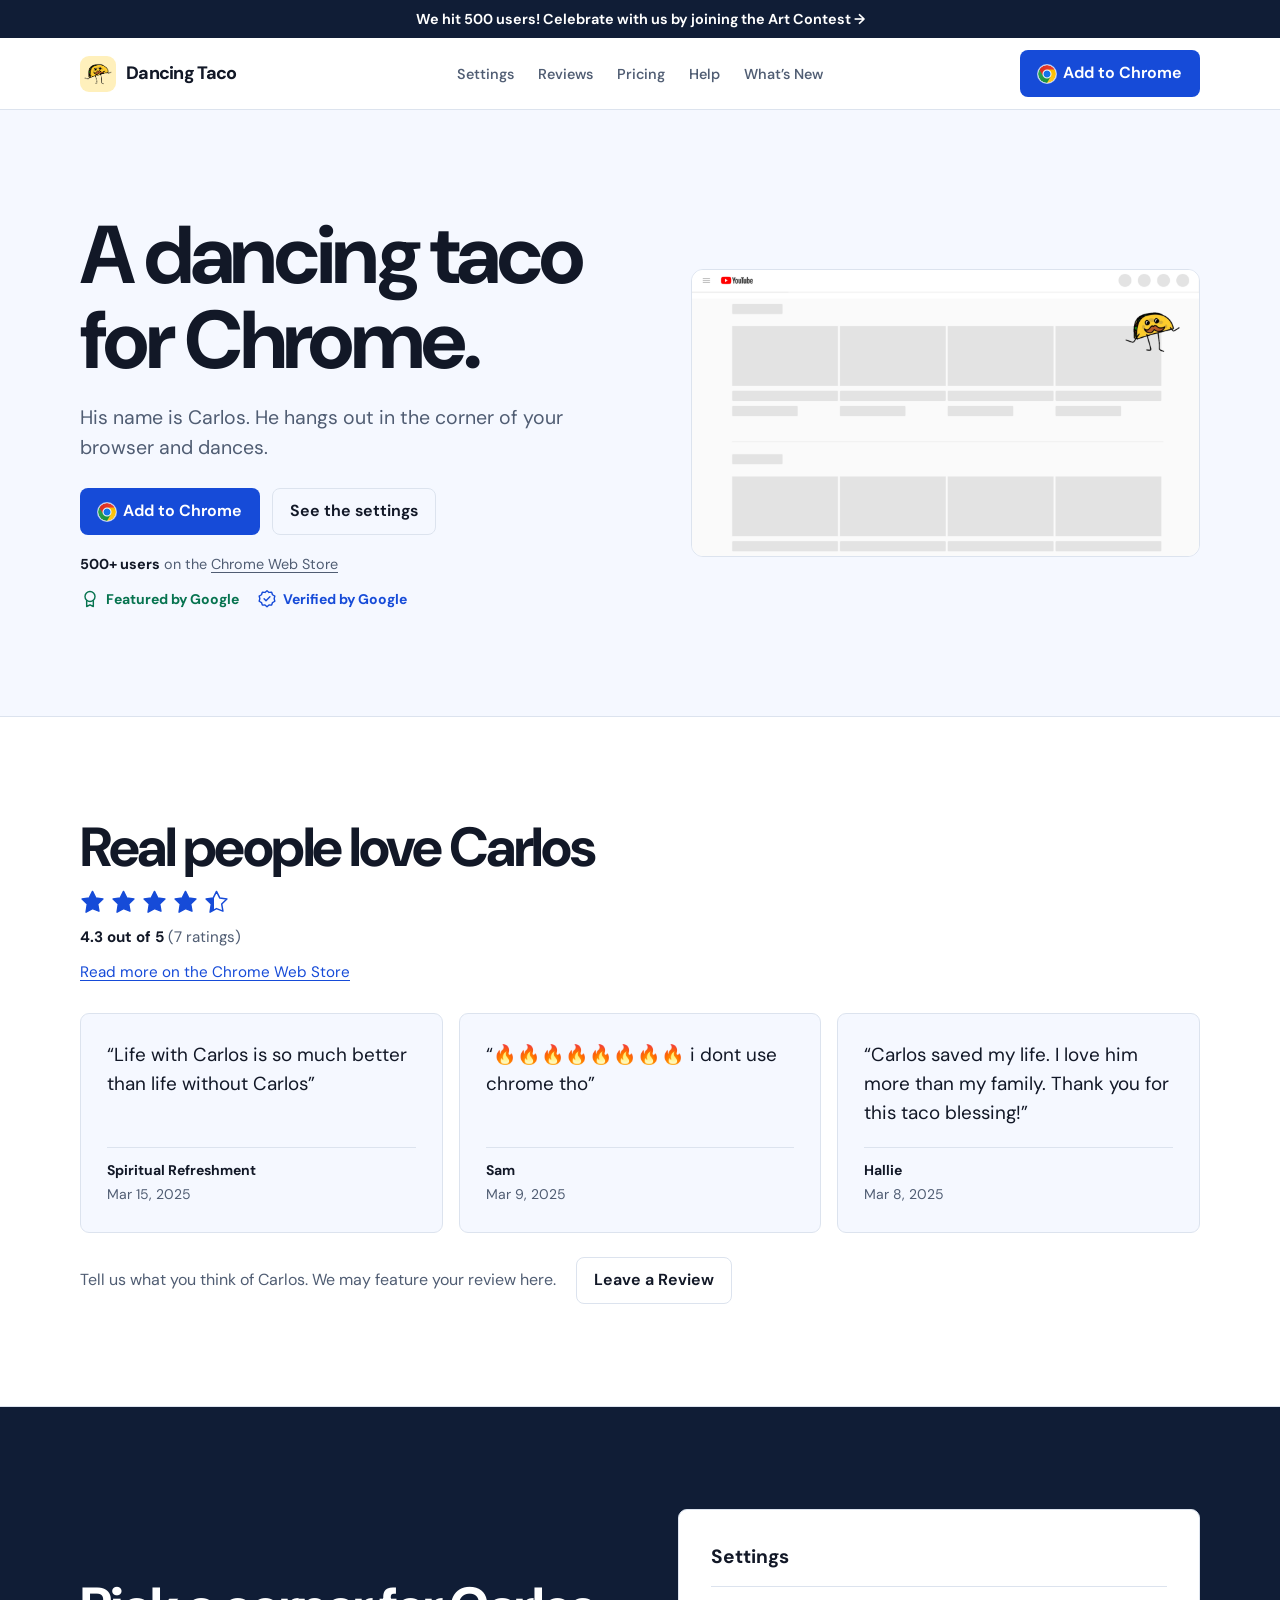
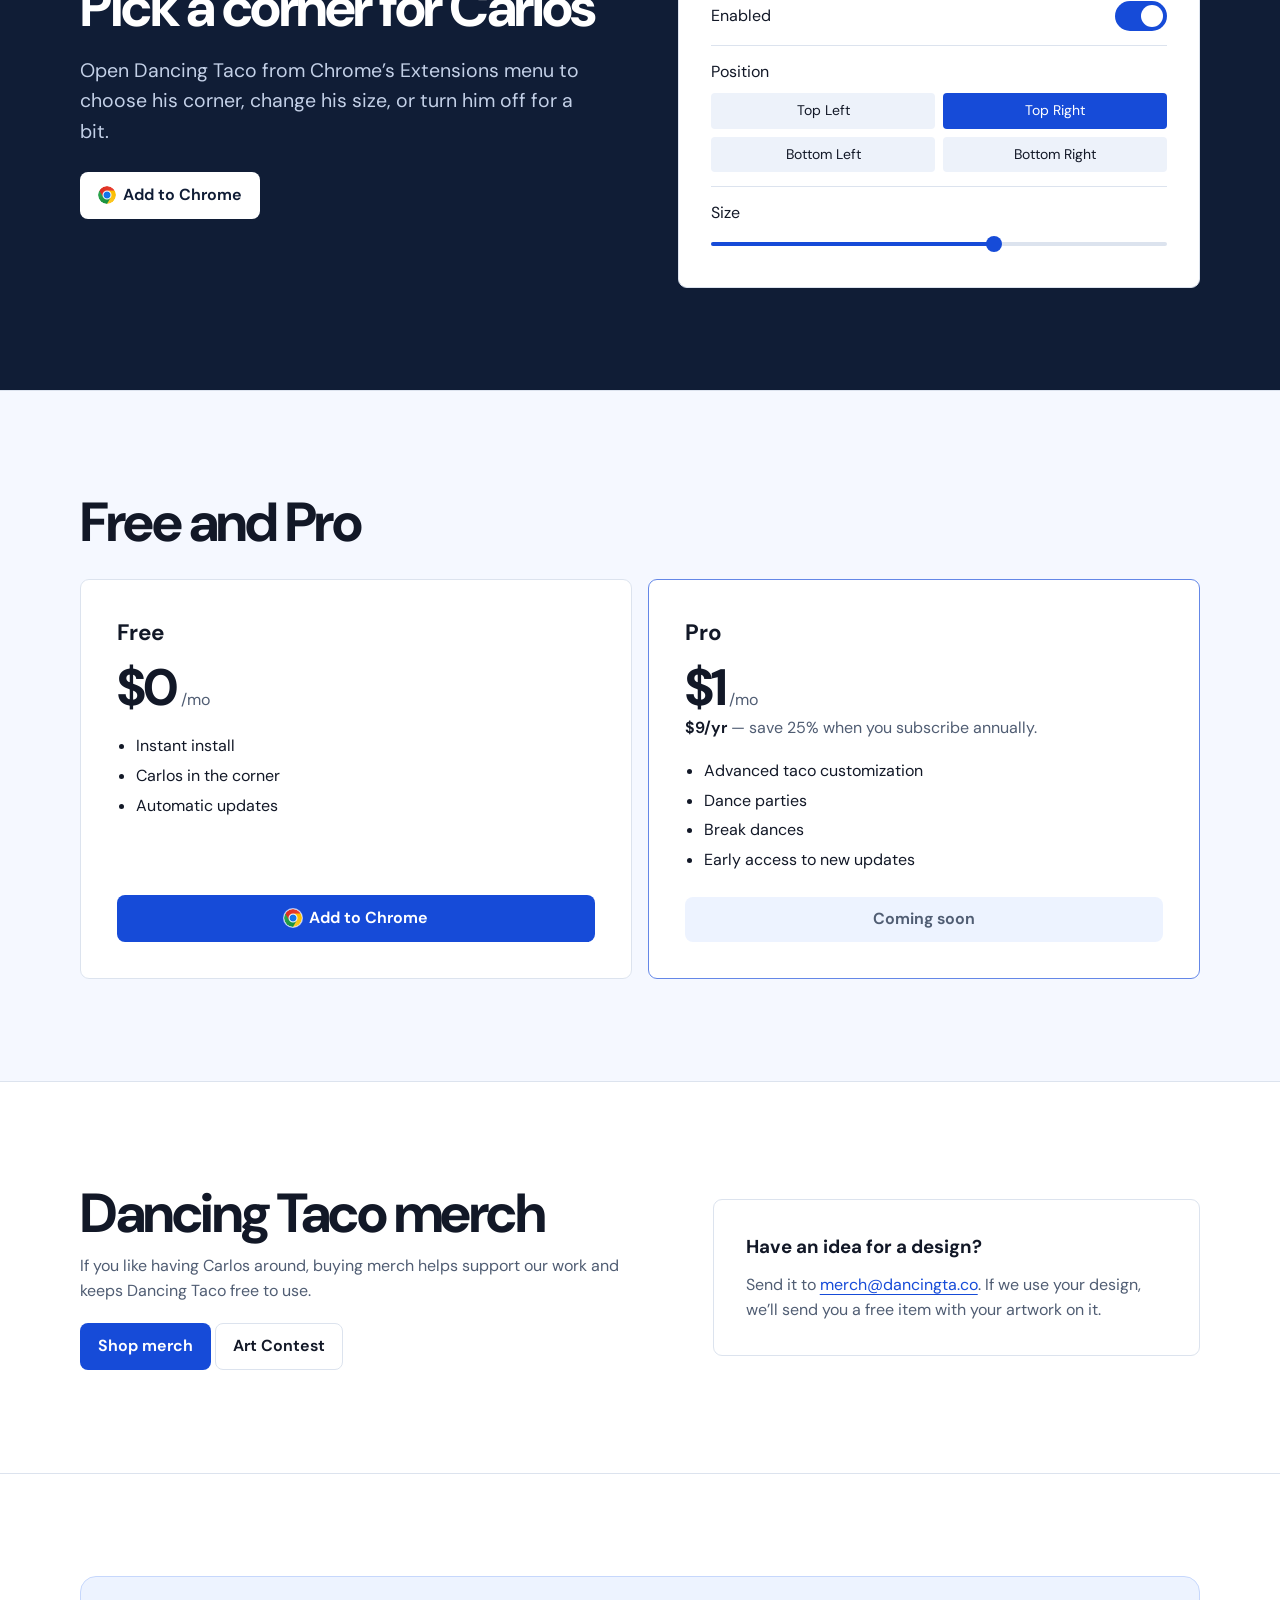
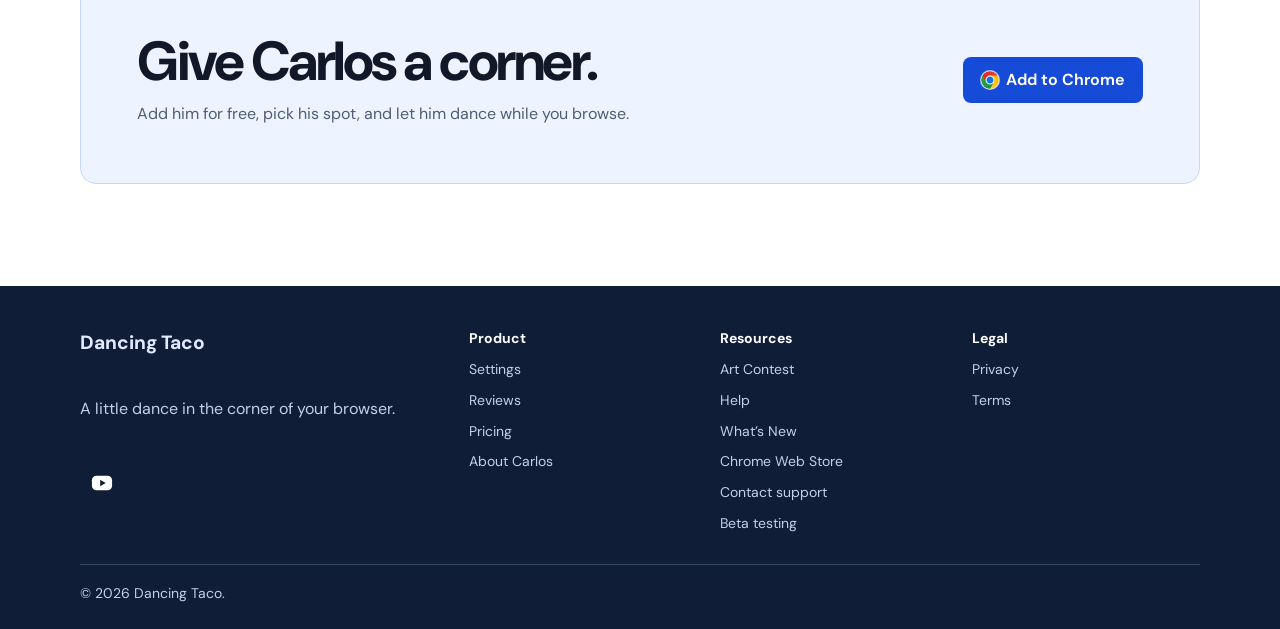
<file: index.html>
<!doctype html>
<html lang="en">
  <head>
    <meta charset="UTF-8" />
    <meta name="viewport" content="width=device-width, initial-scale=1" />

    <title>Dancing Taco — Chrome Extension</title>
    <link rel="canonical" href="https://www.dancingta.co/" />
    <meta
      name="description"
      content="Meet Carlos — a dancing taco in the corner of your screen. Install Dancing Taco from the Chrome Web Store in one click."
    />

    <meta property="og:title" content="Dancing Taco — Chrome Extension" />
    <meta
      property="og:description"
      content="Meet Carlos — a dancing taco in the corner of your screen."
    />
    <meta property="og:type" content="website" />
    <meta property="og:image" content="/assets/og.png" />
    <meta name="twitter:card" content="summary_large_image" />

    <link rel="icon" href="/assets/favicon.svg" type="image/svg+xml" />
    <link rel="stylesheet" href="/assets/styles.css" />
  </head>
  <body>
    <a class="skip-link" href="#main">Skip to content</a>

    <div class="site-announcement">
      <a href="/art-contest">
        We hit 500 users! Celebrate with us by joining the Art Contest <span aria-hidden="true">→</span>
      </a>
    </div>
    <header class="site-header">
      <div class="container header-inner">
        <a class="brand" href="/" aria-label="Dancing Taco home">
          <span class="brand-icon"><img src="/assets/logo.png" alt="" /></span>
          <span class="brand-name">Dancing Taco</span>
        </a>

        <nav class="nav" aria-label="Primary">
          <a href="#settings">Settings</a>
          <a href="#love">Reviews</a>
          <a href="/pricing">Pricing</a>
          <a href="/help">Help</a>
          <a href="/whats-new">What’s New</a>
        </nav>

        <div class="header-cta">
          <a
            class="btn header-install"
            href="https://chromewebstore.google.com/detail/dancing-taco/dcijcgcohbanjekdkjcjdjgcjbpjflic?hl=en-US"
            target="_blank"
            rel="noreferrer"
          >
            <img class="chrome-icon" src="/assets/chrome-icon.png" width="18" height="18" alt="" />
            Add to Chrome
          </a>
        </div>
      </div>
    </header>

    <main id="main">
      <section class="hero">
        <div class="container hero-grid">
          <div class="hero-copy reveal">
            <h1>A dancing taco for Chrome.</h1>
            <p class="lead">
              His name is Carlos. He hangs out in the corner of your browser and dances.
            </p>

            <div class="hero-actions">
              <a
                class="btn btn-primary"
                href="https://chromewebstore.google.com/detail/dancing-taco/dcijcgcohbanjekdkjcjdjgcjbpjflic?hl=en-US"
                target="_blank"
                rel="noreferrer"
              >
                <img class="chrome-icon" src="/assets/chrome-icon.png" width="18" height="18" alt="" />
                Add to Chrome
              </a>
              <a class="btn btn-ghost" href="#settings">See the settings</a>
            </div>
            <div class="hero-store-info">
              <p class="hero-users">
                <strong>500+ users</strong> on the
                <a href="https://chromewebstore.google.com/detail/dancing-taco/dcijcgcohbanjekdkjcjdjgcjbpjflic">Chrome Web Store</a>
              </p>
              <div class="hero-store-badges">
                <a class="store-badge store-badge-featured" href="https://chromewebstore.google.com/detail/dancing-taco/dcijcgcohbanjekdkjcjdjgcjbpjflic">
                  <svg viewBox="0 0 24 24" aria-hidden="true">
                    <circle cx="12" cy="9" r="6" />
                    <path d="M8 14v7l4-2 4 2v-7" />
                  </svg>
                  Featured by Google
                </a>
                <a class="store-badge store-badge-verified" href="https://chromewebstore.google.com/detail/dancing-taco/dcijcgcohbanjekdkjcjdjgcjbpjflic" aria-label="Verified by Google: publisher website">
                  <svg viewBox="0 0 24 24" aria-hidden="true">
                    <path d="m12 2 2.4 2.1 3.2-.2 1 3 2.8 1.6-.8 3.1.8 3.1-2.8 1.6-1 3-3.2-.2L12 21.2l-2.4-2.1-3.2.2-1-3-2.8-1.6.8-3.1-.8-3.1 2.8-1.6 1-3 3.2.2z" />
                    <path d="m8.5 11.7 2.3 2.3 4.7-4.7" />
                  </svg>
                  Verified by Google
                </a>
              </div>
            </div>
          </div>

          <figure class="hero-art reveal">
            <img src="/assets/carlos-preview.png" width="3120" height="1755" alt="Carlos in the upper-right corner of a YouTube page" />
          </figure>
        </div>
      </section>

      <section class="section" id="love">
        <div class="container reviews-grid">
          <div class="reviews-copy">
            <div class="reviews-head reveal">
              <h2>Real people love Carlos</h2>
              <div class="reviews-stars" aria-hidden="true">
                <svg class="review-star" viewBox="0 0 24 24" aria-hidden="true">
                  <path d="M12 2.3l3.09 6.26 6.91 1-5 4.87 1.18 6.87L12 18.77 5.82 22.3 7 14.43 2 9.56l6.91-1L12 2.3z" />
                </svg>
                <svg class="review-star" viewBox="0 0 24 24" aria-hidden="true">
                  <path d="M12 2.3l3.09 6.26 6.91 1-5 4.87 1.18 6.87L12 18.77 5.82 22.3 7 14.43 2 9.56l6.91-1L12 2.3z" />
                </svg>
                <svg class="review-star" viewBox="0 0 24 24" aria-hidden="true">
                  <path d="M12 2.3l3.09 6.26 6.91 1-5 4.87 1.18 6.87L12 18.77 5.82 22.3 7 14.43 2 9.56l6.91-1L12 2.3z" />
                </svg>
                <svg class="review-star" viewBox="0 0 24 24" aria-hidden="true">
                  <path d="M12 2.3l3.09 6.26 6.91 1-5 4.87 1.18 6.87L12 18.77 5.82 22.3 7 14.43 2 9.56l6.91-1L12 2.3z" />
                </svg>
                <svg class="review-star" viewBox="0 0 24 24" aria-hidden="true">
                  <defs>
                    <linearGradient id="partial-review-star">
                      <stop offset="38%" stop-color="currentColor" />
                      <stop offset="38%" stop-color="currentColor" stop-opacity="0" />
                    </linearGradient>
                  </defs>
                  <path d="M12 2.3l3.09 6.26 6.91 1-5 4.87 1.18 6.87L12 18.77 5.82 22.3 7 14.43 2 9.56l6.91-1L12 2.3z" />
                </svg>
              </div>
              <p class="reviews-rating"><strong>4.3 out of 5</strong> (7 ratings)</p>
              <a
                class="reviews-store"
                href="https://chromewebstore.google.com/detail/dancing-taco/dcijcgcohbanjekdkjcjdjgcjbpjflic"
                target="_blank"
                rel="noreferrer"
              >Read more on the Chrome Web Store</a>
            </div>

            <div class="reviews-list reveal stagger" aria-label="Review highlights">
              <figure class="review">
                <blockquote>
                  “Life with Carlos is so much better than life without Carlos”
                </blockquote>
                <figcaption>
                  <strong>Spiritual Refreshment</strong>
                  <time datetime="2025-03-15">Mar 15, 2025</time>
                </figcaption>
              </figure>
              <figure class="review">
                <blockquote>“🔥🔥🔥🔥🔥🔥🔥🔥 i dont use chrome tho”</blockquote>
                <figcaption>
                  <strong>Sam</strong>
                  <time datetime="2025-03-09">Mar 9, 2025</time>
                </figcaption>
              </figure>
              <figure class="review">
                <blockquote>
                  “Carlos saved my life. I love him more than my family. Thank you
                  for this taco blessing!”
                </blockquote>
                <figcaption>
                  <strong>Hallie</strong>
                  <time datetime="2025-03-08">Mar 8, 2025</time>
                </figcaption>
              </figure>
            </div>
            <div class="review-invite">
              <p>Tell us what you think of Carlos. We may feature your review here.</p>
              <a class="btn btn-ghost" href="https://chromewebstore.google.com/detail/dancing-taco/dcijcgcohbanjekdkjcjdjgcjbpjflic/reviews" target="_blank" rel="noreferrer">Leave a Review</a>
            </div>
          </div>
        </div>
      </section>

      <section class="section" id="settings" data-enabled="true">
        <div class="container settings-grid">
          <div class="settings-copy reveal">
            <h2>Pick a corner for Carlos</h2>
            <p class="muted">
              Open Dancing Taco from Chrome’s Extensions menu to choose his
              corner, change his size, or turn him off for a bit.
            </p>

            <div class="settings-actions">
              <a
                class="btn btn-primary"
                href="https://chromewebstore.google.com/detail/dancing-taco/dcijcgcohbanjekdkjcjdjgcjbpjflic?hl=en-US"
                target="_blank"
                rel="noreferrer"
              >
                <img class="chrome-icon" src="/assets/chrome-icon.png" width="18" height="18" alt="" />
                Add to Chrome
              </a>
            </div>
          </div>

          <div class="settings-mock reveal" role="group" aria-label="Extension settings preview">
            <div class="settings-panel">
              <div class="settings-panel-head">
                <div class="settings-panel-title">Settings</div>
              </div>

              <div class="settings-panel-body">
                <div class="settings-block">
                  <div class="settings-row">
                    <div class="settings-row-label">Enabled</div>
                    <button
                      class="toggle is-on"
                      type="button"
                      aria-pressed="true"
                      aria-label="Toggle enabled"
                      data-settings-toggle
                    >
                      <span class="toggle-knob" aria-hidden="true"></span>
                    </button>
                  </div>
                </div>

                <div class="settings-block">
                  <div class="settings-block-title">Position</div>
                  <div class="chip-grid">
                    <div class="chip">Top Left</div>
                    <div class="chip is-active">Top Right</div>
                    <div class="chip">Bottom Left</div>
                    <div class="chip">Bottom Right</div>
                  </div>
                </div>

                <div class="settings-block">
                  <div class="settings-block-title">Size</div>
                  <div class="slider" aria-hidden="true">
                    <div class="slider-track"></div>
                    <div class="slider-fill"></div>
                    <div class="slider-thumb"></div>
                  </div>
                </div>
              </div>
            </div>
          </div>
        </div>
      </section>

      <section class="section pricing-section" id="pricing">
        <div class="container">
          <div class="section-head reveal">
            <h2>Free and Pro</h2>
          </div>

          <div class="pricing reveal stagger">
            <article class="price-card">
              <header>
                <h3>Free</h3>
                <p class="price">
                  <span class="amount">$0</span><span class="unit">/mo</span>
                </p>
              </header>
              <ul class="checklist">
                <li>Instant install</li>
                <li>Carlos in the corner</li>
                <li>Automatic updates</li>
              </ul>
              <a
                class="btn btn-primary btn-block"
                href="https://chromewebstore.google.com/detail/dancing-taco/dcijcgcohbanjekdkjcjdjgcjbpjflic?hl=en-US"
                target="_blank"
                rel="noreferrer"
              >
                <img class="chrome-icon" src="/assets/chrome-icon.png" width="18" height="18" alt="" />
                Add to Chrome
              </a>
            </article>

            <article class="price-card" aria-label="Pro plan">
              <header>
                <h3>
                  Pro
                </h3>
                <p class="price">
                  <span class="amount">$1</span><span class="unit">/mo</span>
                </p>
                <p class="muted">
                  <span class="price-sub">$9/yr</span> — save 25% when you subscribe annually.
                </p>
              </header>
              <ul class="checklist">
                <li>Advanced taco customization</li>
                <li>Dance parties</li>
                <li>Break dances</li>
                <li>Early access to new updates</li>
              </ul>
              <p class="plan-status">Coming soon</p>
            </article>
          </div>
        </div>
      </section>

      <section class="section" id="merch" aria-labelledby="merch-heading">
        <div class="container merch-grid">
          <div>
            <h2 id="merch-heading">Dancing Taco merch</h2>
            <p class="cta-copy">If you like having Carlos around, buying merch helps support our work and keeps Dancing Taco free to use.</p>
            <a class="btn btn-primary merch-shop" href="https://merch.dancingta.co">Shop merch</a>
            <a class="btn btn-ghost merch-shop" href="/art-contest">Art Contest</a>
          </div>
          <section class="content-panel" aria-labelledby="merch-design-heading">
            <h3 id="merch-design-heading">Have an idea for a design?</h3>
            <p class="cta-copy">Send it to <a href="mailto:merch@dancingta.co">merch@dancingta.co</a>. If we use your design, we’ll send you a free item with your artwork on it.</p>
          </section>
        </div>
      </section>

      <section class="cta" aria-labelledby="install-heading">
        <div class="container">
          <div class="cta-inner reveal">
            <div>
              <h2 id="install-heading">Give Carlos a corner.</h2>
              <p class="cta-copy">Add him for free, pick his spot, and let him dance while you browse.</p>
            </div>
            <div class="cta-actions">
              <a
                class="btn btn-primary"
                href="https://chromewebstore.google.com/detail/dancing-taco/dcijcgcohbanjekdkjcjdjgcjbpjflic?hl=en-US"
                target="_blank"
                rel="noreferrer"
              >
                <img class="chrome-icon" src="/assets/chrome-icon.png" width="18" height="18" alt="" />
                Add to Chrome
              </a>
            </div>
          </div>
        </div>
      </section>
    </main>

    <footer class="site-footer">
      <div class="container">
        <div class="footer-grid">
          <div class="footer-brand">
            <a class="footer-title" href="/">Dancing Taco</a>
            <p class="muted">A little dance in the corner of your browser.</p>
            <a class="footer-social" href="https://www.youtube.com/@heyrivo" target="_blank" rel="noreferrer" aria-label="Hey Rivo on YouTube (opens in a new tab)">
              <svg viewBox="0 0 24 24" width="22" height="22" aria-hidden="true">
                <rect x="1" y="4" width="22" height="16" rx="5" fill="currentColor" />
                <path d="M10 8.5v7l6-3.5z" fill="var(--navy)" />
              </svg>
            </a>
          </div>
          <nav class="footer-links" aria-label="Product">
            <p class="footer-heading">Product</p>
            <a href="/#settings">Settings</a>
            <a href="/#love">Reviews</a>
            <a href="/pricing">Pricing</a>
            <a href="/about-carlos">About Carlos</a>
          </nav>
          <nav class="footer-links" aria-label="Resources">
            <p class="footer-heading">Resources</p>
            <a href="/art-contest">Art Contest</a>
            <a href="/help">Help</a>
            <a href="/whats-new">What’s New</a>
            <a href="https://chromewebstore.google.com/detail/dancing-taco/dcijcgcohbanjekdkjcjdjgcjbpjflic" target="_blank" rel="noreferrer">Chrome Web Store</a>
            <a href="mailto:contact@heyrivo.com">Contact support</a>
            <a href="https://tally.so/r/68reV5" target="_blank" rel="noreferrer">Beta testing</a>
          </nav>
          <nav class="footer-links" aria-label="Legal">
            <p class="footer-heading">Legal</p>
            <a href="/privacy">Privacy</a>
            <a href="/terms">Terms</a>
          </nav>
        </div>
        <p class="muted footer-note">© <span id="year"></span> Dancing Taco.</p>
      </div>
    </footer>

    <script src="/assets/app.js" defer></script>
  </body>
</html>
</file>
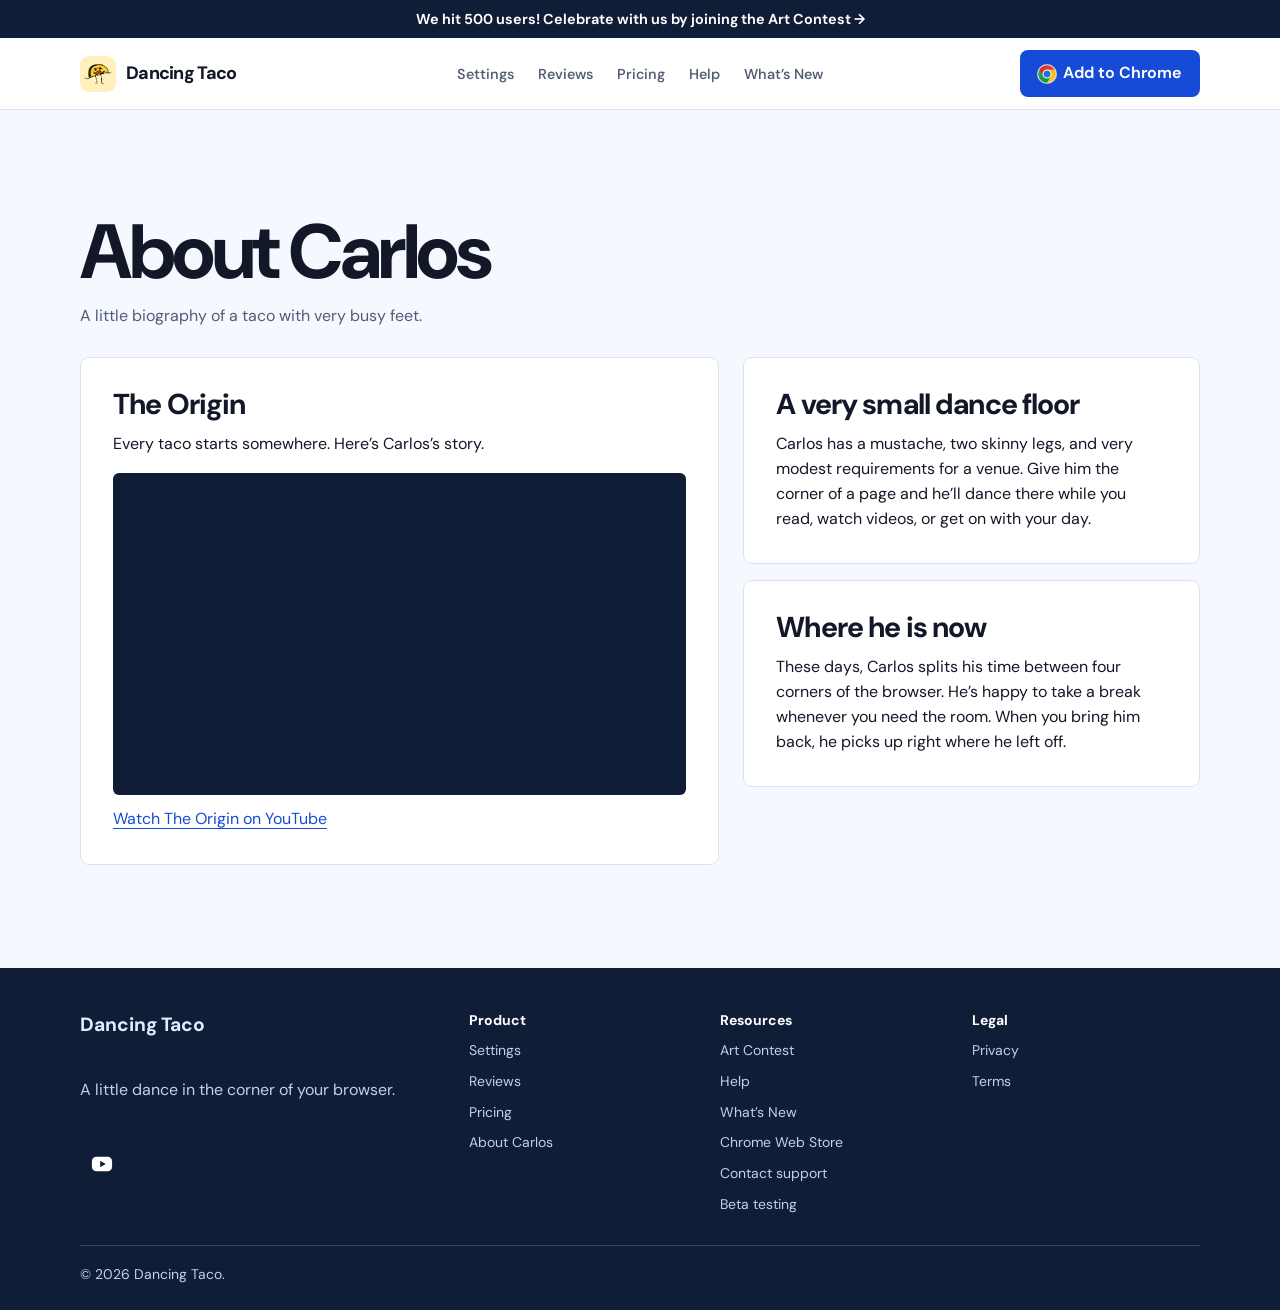
<file: about-carlos.html>
<!doctype html>
<html lang="en">
  <head>
    <meta charset="UTF-8" />
    <meta name="viewport" content="width=device-width, initial-scale=1" />
    <title>About Carlos — Dancing Taco</title>
    <link rel="canonical" href="https://www.dancingta.co/about-carlos" />
    <meta name="description" content="Get to know Carlos the dancing taco and watch his short film, The Origin." />
    <link rel="icon" href="/assets/favicon.svg" type="image/svg+xml" />
    <link rel="stylesheet" href="/assets/styles.css" />
  </head>
  <body>
    <a class="skip-link" href="#main">Skip to content</a>

    <div class="site-announcement">
      <a href="/art-contest">
        We hit 500 users! Celebrate with us by joining the Art Contest <span aria-hidden="true">→</span>
      </a>
    </div>
    <header class="site-header">
      <div class="container header-inner">
        <a class="brand" href="/" aria-label="Dancing Taco home">
          <span class="brand-icon"><img src="/assets/logo.png" alt="" /></span>
          <span class="brand-name">Dancing Taco</span>
        </a>

        <nav class="nav" aria-label="Primary">
          <a href="/#settings">Settings</a>
          <a href="/#love">Reviews</a>
          <a href="/pricing">Pricing</a>
          <a href="/help">Help</a>
          <a href="/whats-new">What’s New</a>
        </nav>

        <div class="header-cta">
          <a
            class="btn header-install"
            href="https://chromewebstore.google.com/detail/dancing-taco/dcijcgcohbanjekdkjcjdjgcjbpjflic?hl=en-US"
            target="_blank"
            rel="noreferrer"
          >
            <img class="chrome-icon" src="/assets/chrome-icon.png" width="18" height="18" alt="" />
            Add to Chrome
          </a>
        </div>
      </div>
    </header>

    <main id="main" class="section content-page">
      <div class="container">
        <div class="section-head">
          <h1>About Carlos</h1>
          <p class="muted">A little biography of a taco with very busy feet.</p>
        </div>
        <div class="about-layout">
          <section class="content-panel origin-film" aria-labelledby="origin-title">
            <h2 id="origin-title">The Origin</h2>
            <p>Every taco starts somewhere. Here’s Carlos’s story.</p>
            <iframe
              class="origin-player"
              src="https://www.youtube-nocookie.com/embed/cEquIZ6jcFc"
              title="The Origin — Carlos’s story"
              width="560"
              height="315"
              referrerpolicy="strict-origin-when-cross-origin"
              allow="encrypted-media; picture-in-picture"
              allowfullscreen
            ></iframe>
            <a href="https://www.youtube.com/watch?v=cEquIZ6jcFc">Watch The Origin on YouTube</a>
          </section>
          <div class="content-stack">
            <section class="content-panel" aria-labelledby="dance-floor">
              <h2 id="dance-floor">A very small dance floor</h2>
              <p>Carlos has a mustache, two skinny legs, and very modest requirements for a venue. Give him the corner of a page and he’ll dance there while you read, watch videos, or get on with your day.</p>
            </section>
            <section class="content-panel" aria-labelledby="where-now">
              <h2 id="where-now">Where he is now</h2>
              <p>These days, Carlos splits his time between four corners of the browser. He’s happy to take a break whenever you need the room. When you bring him back, he picks up right where he left off.</p>
            </section>
          </div>
        </div>
      </div>
    </main>

    <footer class="site-footer">
      <div class="container">
        <div class="footer-grid">
          <div class="footer-brand">
            <a class="footer-title" href="/">Dancing Taco</a>
            <p class="muted">A little dance in the corner of your browser.</p>
            <a class="footer-social" href="https://www.youtube.com/@heyrivo" target="_blank" rel="noreferrer" aria-label="Hey Rivo on YouTube (opens in a new tab)">
              <svg viewBox="0 0 24 24" width="22" height="22" aria-hidden="true">
                <rect x="1" y="4" width="22" height="16" rx="5" fill="currentColor" />
                <path d="M10 8.5v7l6-3.5z" fill="var(--navy)" />
              </svg>
            </a>
          </div>
          <nav class="footer-links" aria-label="Product">
            <p class="footer-heading">Product</p>
            <a href="/#settings">Settings</a>
            <a href="/#love">Reviews</a>
            <a href="/pricing">Pricing</a>
            <a href="/about-carlos" aria-current="page">About Carlos</a>
          </nav>
          <nav class="footer-links" aria-label="Resources">
            <p class="footer-heading">Resources</p>
            <a href="/art-contest">Art Contest</a>
            <a href="/help">Help</a>
            <a href="/whats-new">What’s New</a>
            <a href="https://chromewebstore.google.com/detail/dancing-taco/dcijcgcohbanjekdkjcjdjgcjbpjflic" target="_blank" rel="noreferrer">Chrome Web Store</a>
            <a href="mailto:contact@heyrivo.com">Contact support</a>
            <a href="https://tally.so/r/68reV5" target="_blank" rel="noreferrer">Beta testing</a>
          </nav>
          <nav class="footer-links" aria-label="Legal">
            <p class="footer-heading">Legal</p>
            <a href="/privacy">Privacy</a>
            <a href="/terms">Terms</a>
          </nav>
        </div>
        <p class="muted footer-note">© <span id="year"></span> Dancing Taco.</p>
      </div>
    </footer>

    <script src="/assets/app.js" defer></script>
  </body>
</html>
</file>
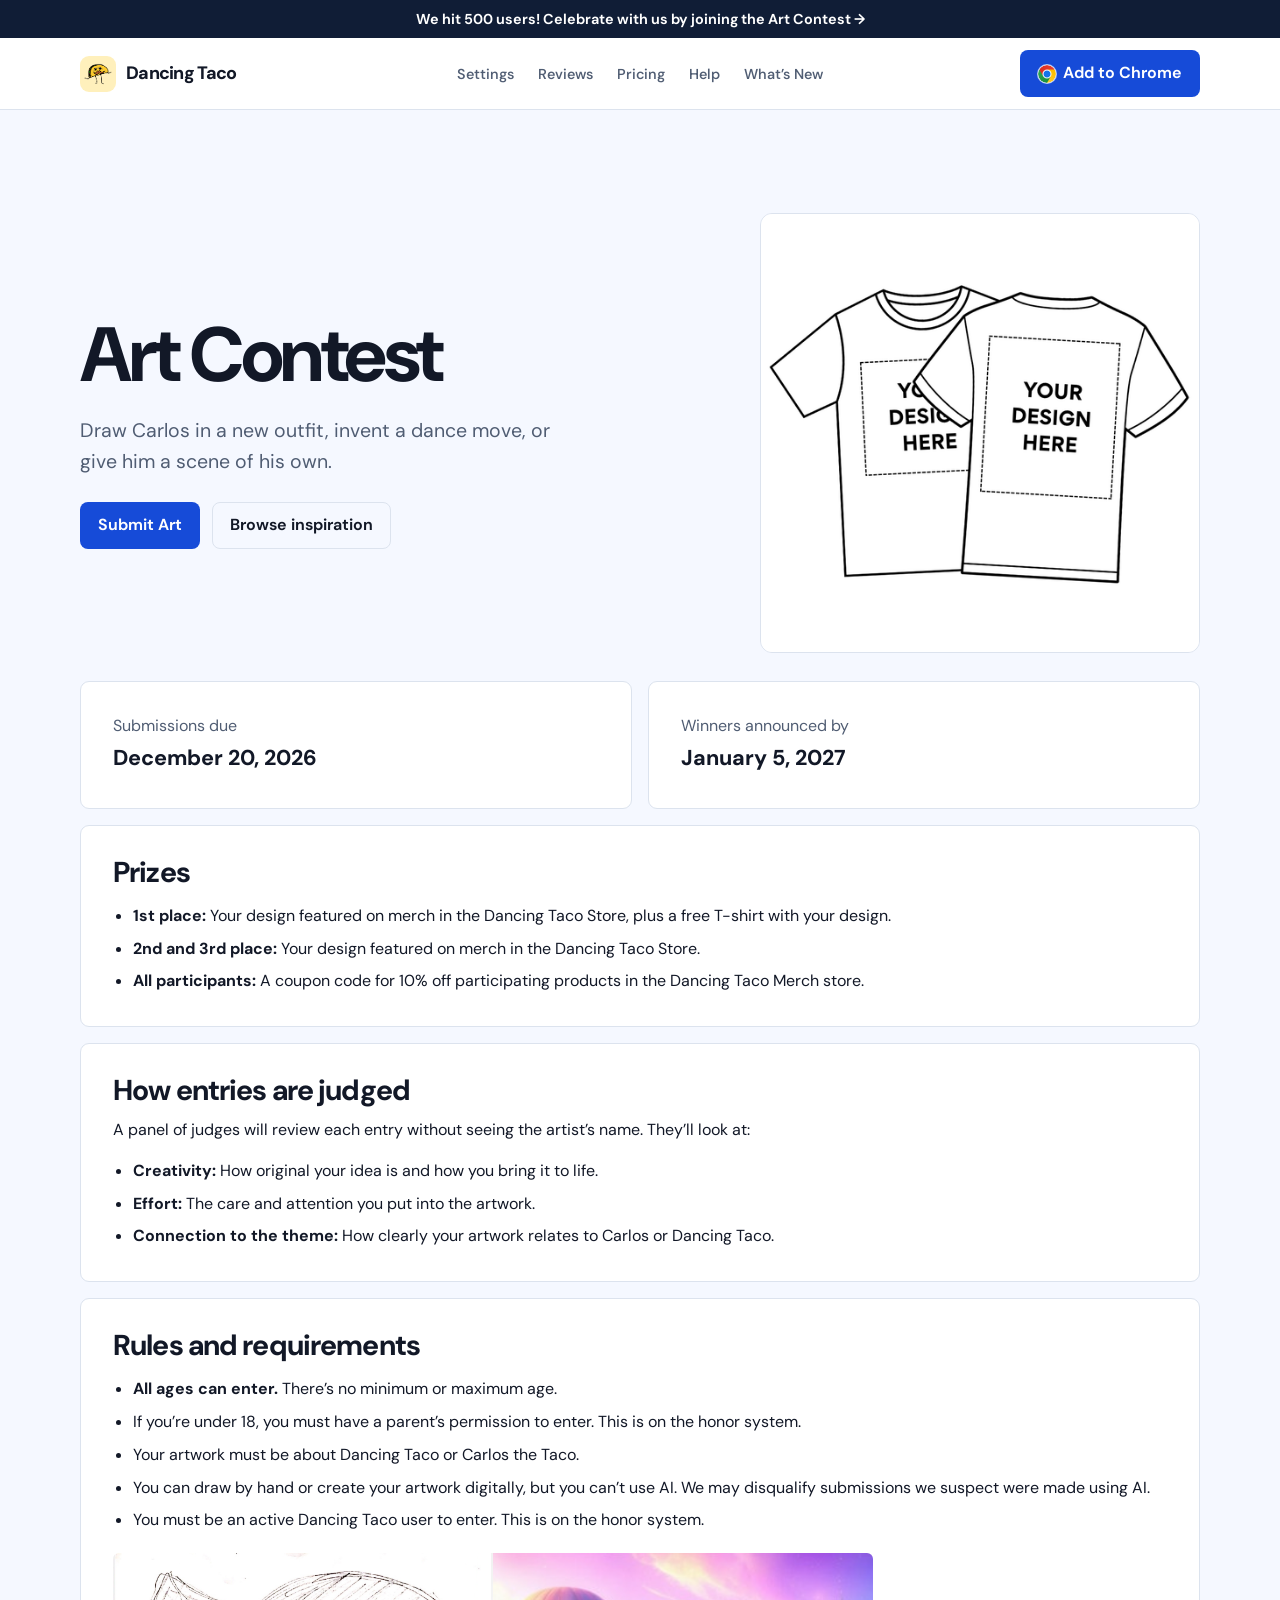
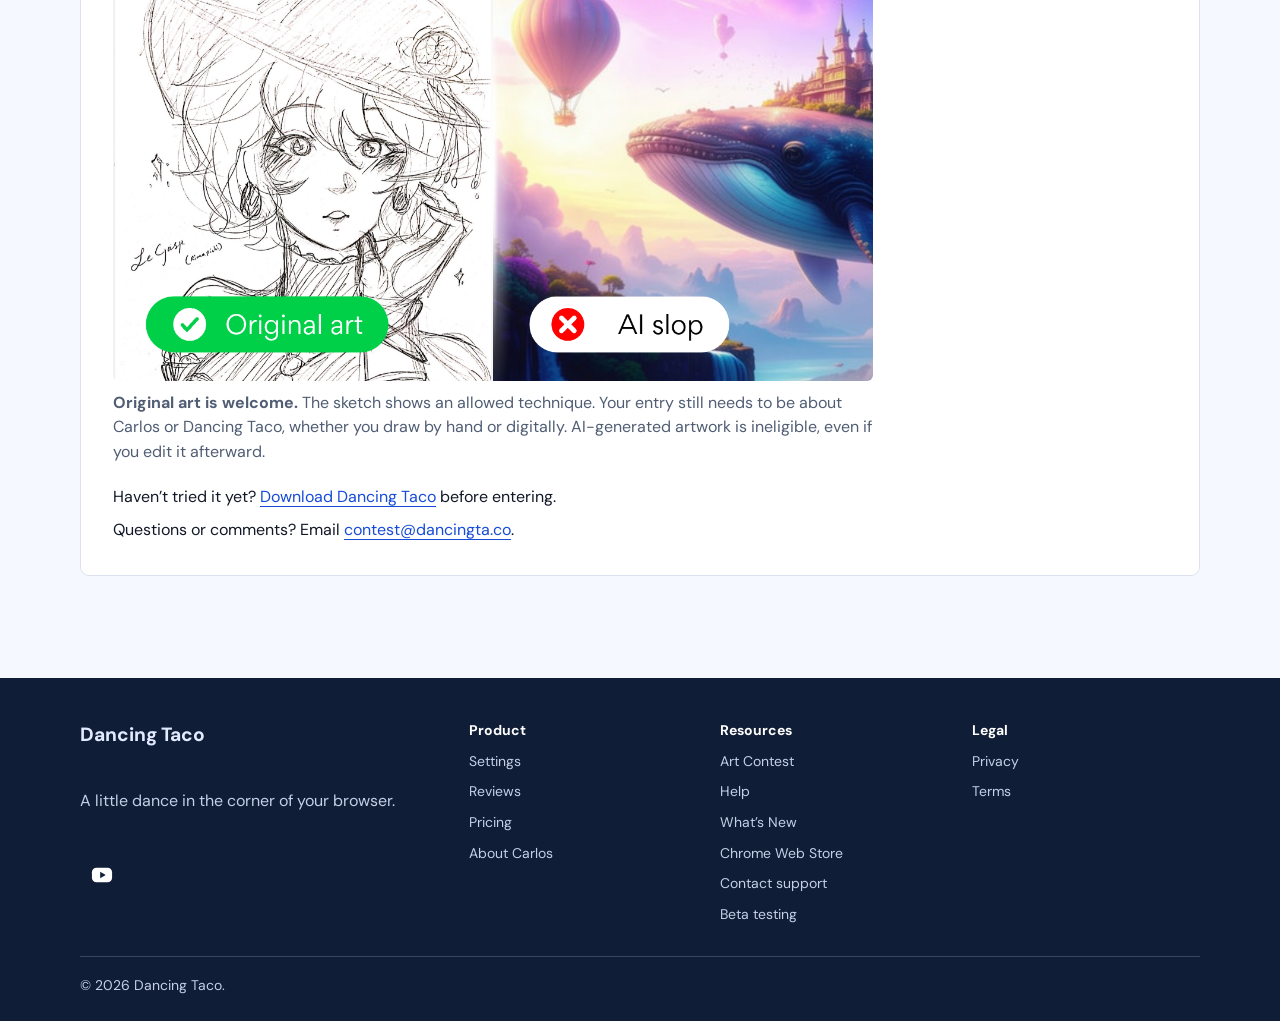
<file: art-contest.html>
<!doctype html>
<html lang="en">
  <head>
    <meta charset="UTF-8" />
    <meta name="viewport" content="width=device-width, initial-scale=1" />
    <title>Art Contest — Dancing Taco</title>
    <link rel="canonical" href="https://www.dancingta.co/art-contest" />
    <meta name="description" content="Rules and dates for the Dancing Taco Art Contest." />
    <link rel="icon" href="/assets/favicon.svg" type="image/svg+xml" />
    <link rel="stylesheet" href="/assets/styles.css" />
  </head>
  <body>
    <a class="skip-link" href="#main">Skip to content</a>

    <div class="site-announcement">
      <a href="/art-contest">
        We hit 500 users! Celebrate with us by joining the Art Contest <span aria-hidden="true">→</span>
      </a>
    </div>
    <header class="site-header">
      <div class="container header-inner">
        <a class="brand" href="/" aria-label="Dancing Taco home">
          <span class="brand-icon"><img src="/assets/logo.png" alt="" /></span>
          <span class="brand-name">Dancing Taco</span>
        </a>

        <nav class="nav" aria-label="Primary">
          <a href="/#settings">Settings</a>
          <a href="/#love">Reviews</a>
          <a href="/pricing">Pricing</a>
          <a href="/help">Help</a>
          <a href="/whats-new">What’s New</a>
        </nav>

        <div class="header-cta">
          <a
            class="btn header-install"
            href="https://chromewebstore.google.com/detail/dancing-taco/dcijcgcohbanjekdkjcjdjgcjbpjflic?hl=en-US"
            target="_blank"
            rel="noreferrer"
          >
            <img class="chrome-icon" src="/assets/chrome-icon.png" width="18" height="18" alt="" />
            Add to Chrome
          </a>
        </div>
      </div>
    </header>

    <main id="main" class="section content-page">
      <div class="container">
        <div class="contest-intro">
          <div>
            <h1>Art Contest</h1>
            <p class="lead">Draw Carlos in a new outfit, invent a dance move, or give him a scene of his own.</p>
            <div class="hero-actions">
              <a class="btn btn-primary" href="/submit-art" target="_blank" rel="noopener noreferrer" aria-label="Submit Art (opens in a new tab)">Submit Art</a>
              <a class="btn btn-ghost" href="/artinspo">Browse inspiration</a>
            </div>
          </div>
          <img class="contest-prize-image" src="/assets/contest-shirt-mockup-square.png" width="500" height="500" alt="Two T-shirts with placeholders for the winning artwork" />
        </div>
        <dl class="contest-dates">
          <div class="content-panel">
            <dt>Submissions due</dt>
            <dd><time datetime="2026-12-20">December 20, 2026</time></dd>
          </div>
          <div class="content-panel">
            <dt>Winners announced by</dt>
            <dd><time datetime="2027-01-05">January 5, 2027</time></dd>
          </div>
        </dl>
        <section class="content-panel contest-prizes" aria-labelledby="prizes-heading">
          <h2 id="prizes-heading">Prizes</h2>
          <ul>
            <li><strong>1st place:</strong> Your design featured on merch in the Dancing Taco Store, plus a free T-shirt with your design.</li>
            <li><strong>2nd and 3rd place:</strong> Your design featured on merch in the Dancing Taco Store.</li>
            <li><strong>All participants:</strong> A coupon code for 10% off participating products in the Dancing Taco Merch store.</li>
          </ul>
        </section>
        <section class="content-panel contest-judging" aria-labelledby="judging-heading">
          <h2 id="judging-heading">How entries are judged</h2>
          <p>A panel of judges will review each entry without seeing the artist’s name. They’ll look at:</p>
          <ul>
            <li><strong>Creativity:</strong> How original your idea is and how you bring it to life.</li>
            <li><strong>Effort:</strong> The care and attention you put into the artwork.</li>
            <li><strong>Connection to the theme:</strong> How clearly your artwork relates to Carlos or Dancing Taco.</li>
          </ul>
        </section>
        <section class="content-panel contest-rules" aria-labelledby="rules-heading">
          <h2 id="rules-heading">Rules and requirements</h2>
          <ul>
            <li><strong>All ages can enter.</strong> There’s no minimum or maximum age.</li>
            <li>If you’re under 18, you must have a parent’s permission to enter. This is on the honor system.</li>
            <li>Your artwork must be about Dancing Taco or Carlos the Taco.</li>
            <li>You can draw by hand or create your artwork digitally, but you can’t use AI. We may disqualify submissions we suspect were made using AI.</li>
            <li>You must be an active Dancing Taco user to enter. This is on the honor system.</li>
          </ul>
          <figure class="contest-example">
            <img src="/assets/contest-art-comparison.png" width="1280" height="720" loading="lazy" alt="A hand-drawn sketch on the left and an AI-generated fantasy scene on the right" />
            <figcaption>
              <strong>Original art is welcome.</strong> The sketch shows an allowed technique. Your entry still needs to be about Carlos or Dancing Taco, whether you draw by hand or digitally. AI-generated artwork is ineligible, even if you edit it afterward.
            </figcaption>
          </figure>
          <p>Haven’t tried it yet? <a href="https://download.dancingta.co/">Download Dancing Taco</a> before entering.</p>
          <p>Questions or comments? Email <a href="mailto:contest@dancingta.co">contest@dancingta.co</a>.</p>
        </section>
      </div>
    </main>

    <footer class="site-footer">
      <div class="container">
        <div class="footer-grid">
          <div class="footer-brand">
            <a class="footer-title" href="/">Dancing Taco</a>
            <p class="muted">A little dance in the corner of your browser.</p>
            <a class="footer-social" href="https://www.youtube.com/@heyrivo" target="_blank" rel="noreferrer" aria-label="Hey Rivo on YouTube (opens in a new tab)">
              <svg viewBox="0 0 24 24" width="22" height="22" aria-hidden="true">
                <rect x="1" y="4" width="22" height="16" rx="5" fill="currentColor" />
                <path d="M10 8.5v7l6-3.5z" fill="var(--navy)" />
              </svg>
            </a>
          </div>
          <nav class="footer-links" aria-label="Product">
            <p class="footer-heading">Product</p>
            <a href="/#settings">Settings</a>
            <a href="/#love">Reviews</a>
            <a href="/pricing">Pricing</a>
            <a href="/about-carlos">About Carlos</a>
          </nav>
          <nav class="footer-links" aria-label="Resources">
            <p class="footer-heading">Resources</p>
            <a href="/art-contest">Art Contest</a>
            <a href="/help">Help</a>
            <a href="/whats-new">What’s New</a>
            <a href="https://chromewebstore.google.com/detail/dancing-taco/dcijcgcohbanjekdkjcjdjgcjbpjflic" target="_blank" rel="noreferrer">Chrome Web Store</a>
            <a href="mailto:contact@heyrivo.com">Contact support</a>
            <a href="https://tally.so/r/68reV5" target="_blank" rel="noreferrer">Beta testing</a>
          </nav>
          <nav class="footer-links" aria-label="Legal">
            <p class="footer-heading">Legal</p>
            <a href="/privacy">Privacy</a>
            <a href="/terms">Terms</a>
          </nav>
        </div>
        <p class="muted footer-note">© <span id="year"></span> Dancing Taco.</p>
      </div>
    </footer>

    <script src="/assets/app.js" defer></script>
  </body>
</html>
</file>
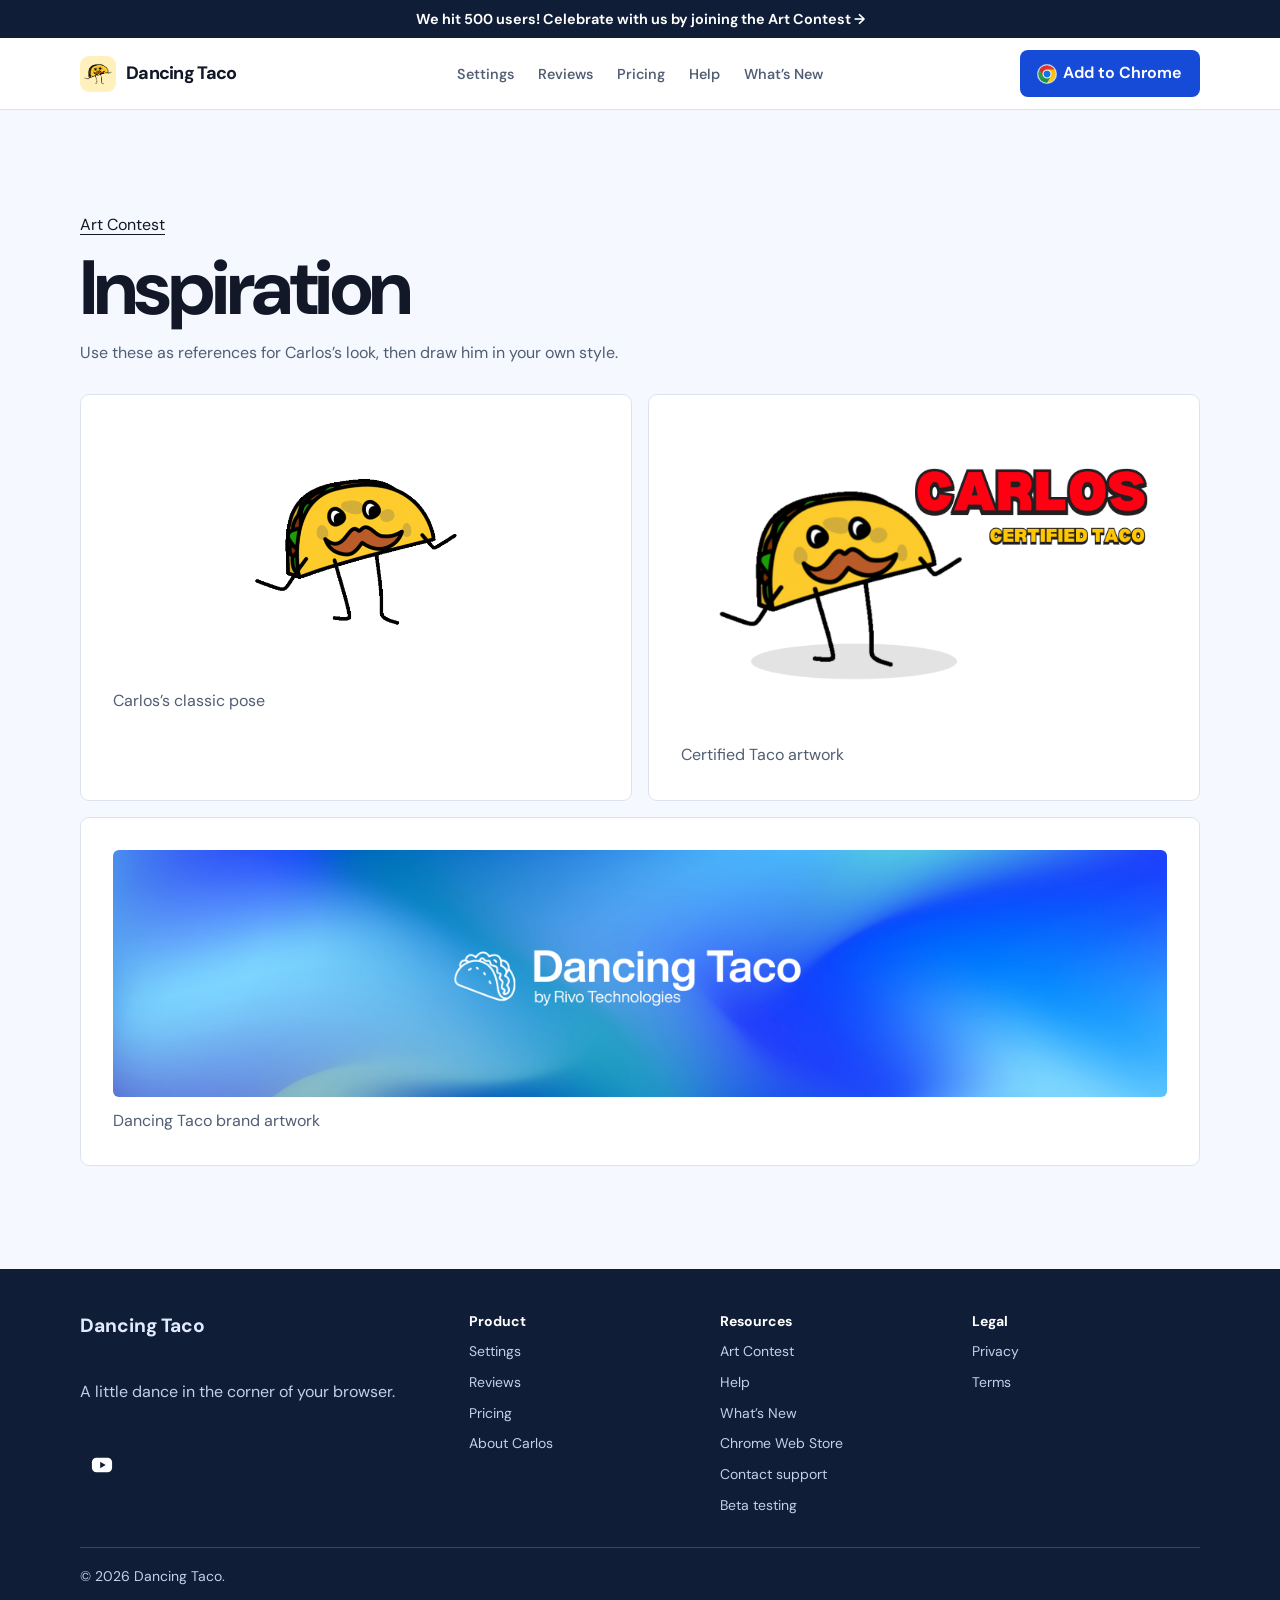
<file: artinspo.html>
<!doctype html>
<html lang="en">
  <head>
    <meta charset="UTF-8" />
    <meta name="viewport" content="width=device-width, initial-scale=1" />
    <title>Art Contest Inspiration — Dancing Taco</title>
    <link rel="canonical" href="https://www.dancingta.co/artinspo" />
    <meta name="description" content="Carlos artwork and references for the Dancing Taco Art Contest." />
    <link rel="icon" href="/assets/favicon.svg" type="image/svg+xml" />
    <link rel="stylesheet" href="/assets/styles.css" />
  </head>
  <body>
    <a class="skip-link" href="#main">Skip to content</a>

    <div class="site-announcement">
      <a href="/art-contest">
        We hit 500 users! Celebrate with us by joining the Art Contest <span aria-hidden="true">→</span>
      </a>
    </div>
    <header class="site-header">
      <div class="container header-inner">
        <a class="brand" href="/" aria-label="Dancing Taco home">
          <span class="brand-icon"><img src="/assets/logo.png" alt="" /></span>
          <span class="brand-name">Dancing Taco</span>
        </a>

        <nav class="nav" aria-label="Primary">
          <a href="/#settings">Settings</a>
          <a href="/#love">Reviews</a>
          <a href="/pricing">Pricing</a>
          <a href="/help">Help</a>
          <a href="/whats-new">What’s New</a>
        </nav>

        <div class="header-cta">
          <a
            class="btn header-install"
            href="https://chromewebstore.google.com/detail/dancing-taco/dcijcgcohbanjekdkjcjdjgcjbpjflic?hl=en-US"
            target="_blank"
            rel="noreferrer"
          >
            <img class="chrome-icon" src="/assets/chrome-icon.png" width="18" height="18" alt="" />
            Add to Chrome
          </a>
        </div>
      </div>
    </header>

    <main id="main" class="section content-page">
      <div class="container">
        <div class="section-head">
          <p><a href="/art-contest">Art Contest</a></p>
          <h1>Inspiration</h1>
          <p class="muted">Use these as references for Carlos’s look, then draw him in your own style.</p>
        </div>
        <div class="contest-gallery">
          <figure class="content-panel">
            <a href="/assets/contest-carlos.png"><img src="/assets/contest-carlos.png" width="250" height="250" alt="Carlos in his classic dance pose" /></a>
            <figcaption>Carlos’s classic pose</figcaption>
          </figure>
          <figure class="content-panel">
            <a href="/assets/contest-certified-taco.png"><img src="/assets/contest-certified-taco.png" width="1280" height="800" alt="Carlos beside the words Carlos, Certified Taco" /></a>
            <figcaption>Certified Taco artwork</figcaption>
          </figure>
          <figure class="content-panel contest-gallery-wide">
            <a href="/assets/contest-banner.png"><img src="/assets/contest-banner.png" width="2560" height="600" alt="Blue banner reading Dancing Taco by Rivo Technologies" /></a>
            <figcaption>Dancing Taco brand artwork</figcaption>
          </figure>
        </div>
      </div>
    </main>

    <footer class="site-footer">
      <div class="container">
        <div class="footer-grid">
          <div class="footer-brand">
            <a class="footer-title" href="/">Dancing Taco</a>
            <p class="muted">A little dance in the corner of your browser.</p>
            <a class="footer-social" href="https://www.youtube.com/@heyrivo" target="_blank" rel="noreferrer" aria-label="Hey Rivo on YouTube (opens in a new tab)">
              <svg viewBox="0 0 24 24" width="22" height="22" aria-hidden="true">
                <rect x="1" y="4" width="22" height="16" rx="5" fill="currentColor" />
                <path d="M10 8.5v7l6-3.5z" fill="var(--navy)" />
              </svg>
            </a>
          </div>
          <nav class="footer-links" aria-label="Product">
            <p class="footer-heading">Product</p>
            <a href="/#settings">Settings</a>
            <a href="/#love">Reviews</a>
            <a href="/pricing">Pricing</a>
            <a href="/about-carlos">About Carlos</a>
          </nav>
          <nav class="footer-links" aria-label="Resources">
            <p class="footer-heading">Resources</p>
            <a href="/art-contest">Art Contest</a>
            <a href="/help">Help</a>
            <a href="/whats-new">What’s New</a>
            <a href="https://chromewebstore.google.com/detail/dancing-taco/dcijcgcohbanjekdkjcjdjgcjbpjflic" target="_blank" rel="noreferrer">Chrome Web Store</a>
            <a href="mailto:contact@heyrivo.com">Contact support</a>
            <a href="https://tally.so/r/68reV5" target="_blank" rel="noreferrer">Beta testing</a>
          </nav>
          <nav class="footer-links" aria-label="Legal">
            <p class="footer-heading">Legal</p>
            <a href="/privacy">Privacy</a>
            <a href="/terms">Terms</a>
          </nav>
        </div>
        <p class="muted footer-note">© <span id="year"></span> Dancing Taco.</p>
      </div>
    </footer>

    <script src="/assets/app.js" defer></script>
  </body>
</html>
</file>
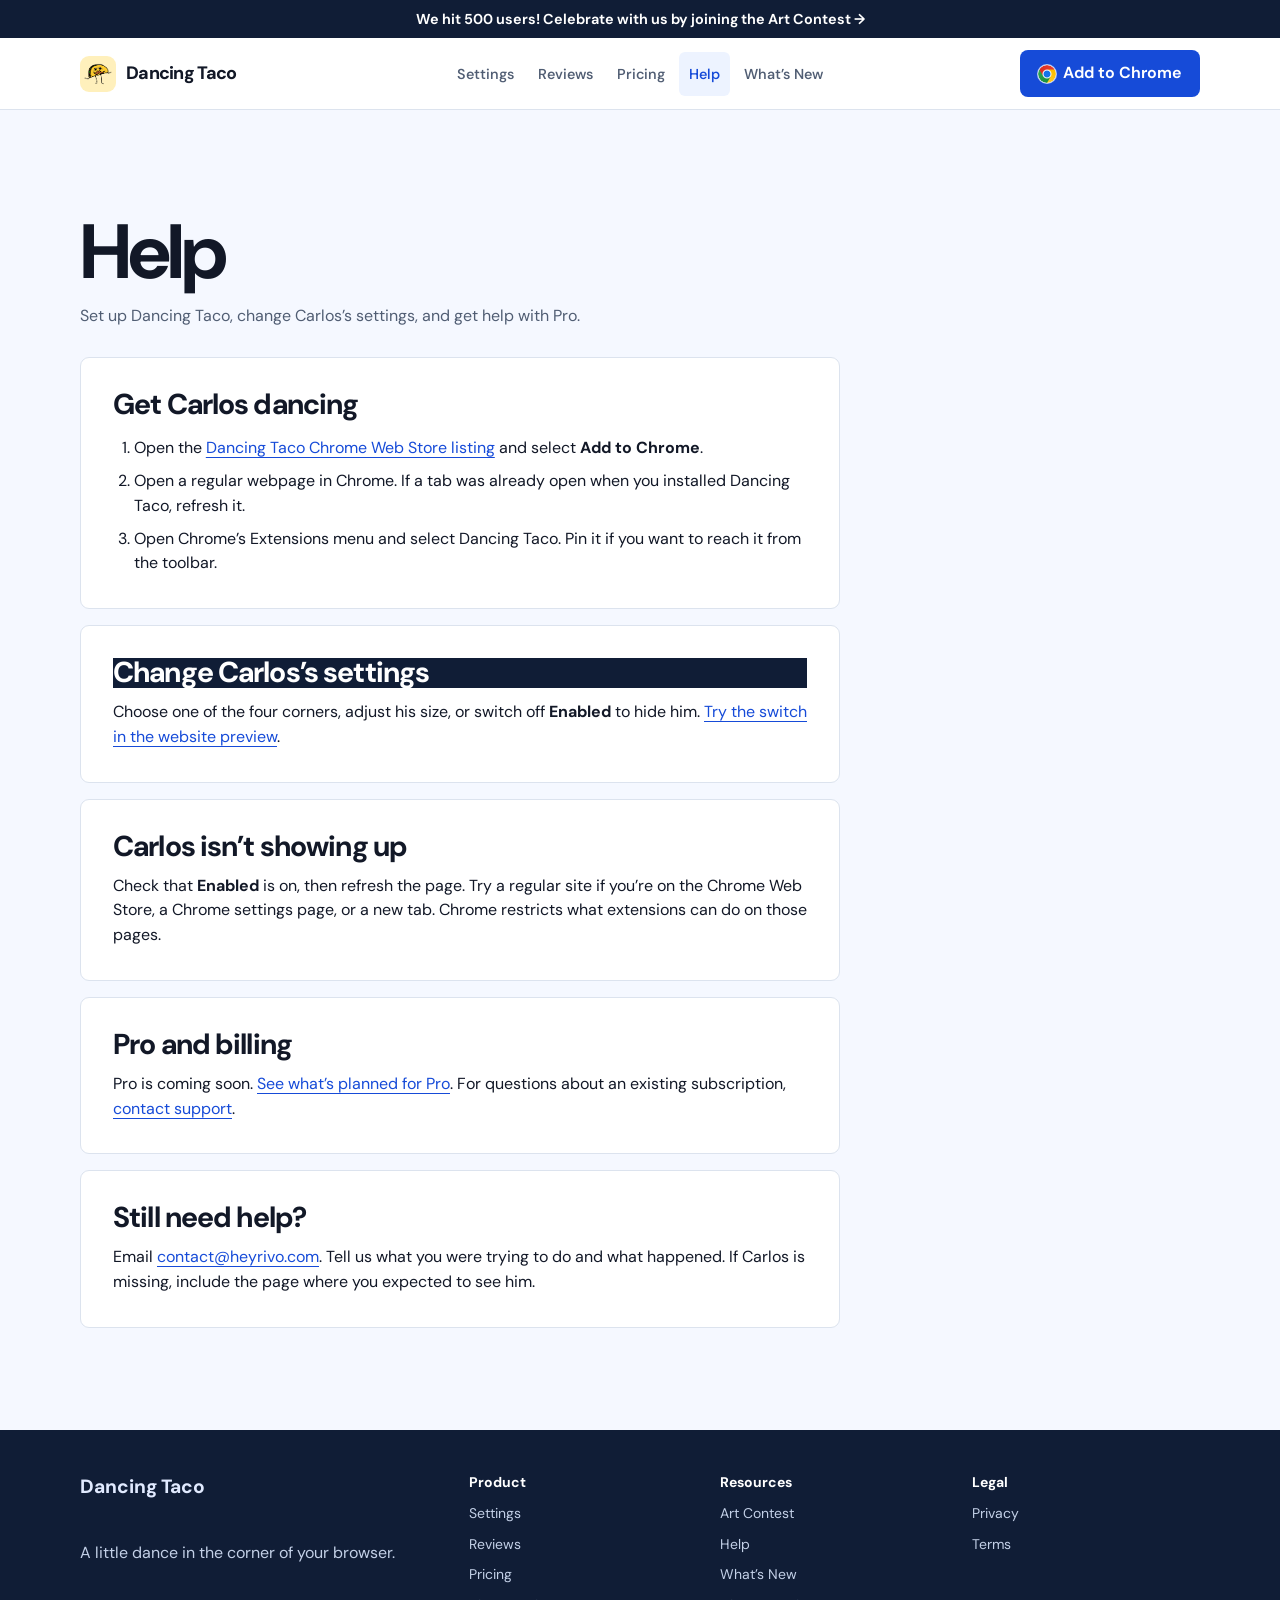
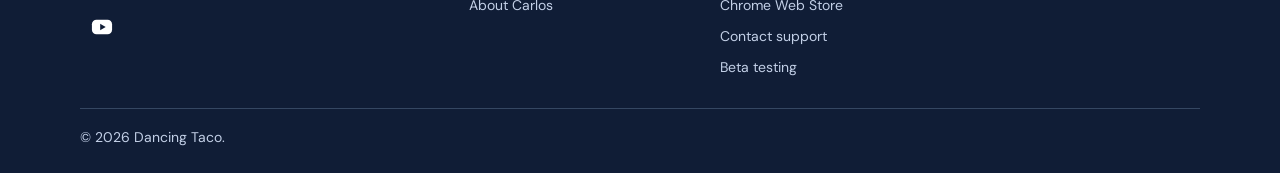
<file: help.html>
<!doctype html>
<html lang="en">
  <head>
    <meta charset="UTF-8" />
    <meta name="viewport" content="width=device-width, initial-scale=1" />
    <title>Help — Dancing Taco</title>
    <link rel="canonical" href="https://www.dancingta.co/help" />
    <meta name="description" content="Set up Dancing Taco, change Carlos’s settings, and get help with Pro." />
    <link rel="icon" href="/assets/favicon.svg" type="image/svg+xml" />
    <link rel="stylesheet" href="/assets/styles.css" />
  </head>
  <body>
    <a class="skip-link" href="#main">Skip to content</a>

    <div class="site-announcement">
      <a href="/art-contest">
        We hit 500 users! Celebrate with us by joining the Art Contest <span aria-hidden="true">→</span>
      </a>
    </div>
    <header class="site-header">
      <div class="container header-inner">
        <a class="brand" href="/" aria-label="Dancing Taco home">
          <span class="brand-icon"><img src="/assets/logo.png" alt="" /></span>
          <span class="brand-name">Dancing Taco</span>
        </a>

        <nav class="nav" aria-label="Primary">
          <a href="/#settings">Settings</a>
          <a href="/#love">Reviews</a>
          <a href="/pricing">Pricing</a>
          <a href="/help" aria-current="page">Help</a>
          <a href="/whats-new">What’s New</a>
        </nav>

        <div class="header-cta">
          <a
            class="btn header-install"
            href="https://chromewebstore.google.com/detail/dancing-taco/dcijcgcohbanjekdkjcjdjgcjbpjflic?hl=en-US"
            target="_blank"
            rel="noreferrer"
          >
            <img class="chrome-icon" src="/assets/chrome-icon.png" width="18" height="18" alt="" />
            Add to Chrome
          </a>
        </div>
      </div>
    </header>

    <main id="main" class="section content-page">
      <div class="container">
        <div class="section-head">
          <h1>Help</h1>
          <p class="muted">Set up Dancing Taco, change Carlos’s settings, and get help with Pro.</p>
        </div>
          <div class="content-stack">
            <section class="content-panel" aria-labelledby="setup">
              <h2 id="setup">Get Carlos dancing</h2>
              <ol>
                <li>Open the <a href="https://chromewebstore.google.com/detail/dancing-taco/dcijcgcohbanjekdkjcjdjgcjbpjflic">Dancing Taco Chrome Web Store listing</a> and select <strong>Add to Chrome</strong>.</li>
                <li>Open a regular webpage in Chrome. If a tab was already open when you installed Dancing Taco, refresh it.</li>
                <li>Open Chrome’s Extensions menu and select Dancing Taco. Pin it if you want to reach it from the toolbar.</li>
              </ol>
            </section>
            <section class="content-panel" aria-labelledby="settings">
              <h2 id="settings">Change Carlos’s settings</h2>
              <p>Choose one of the four corners, adjust his size, or switch off <strong>Enabled</strong> to hide him. <a href="/#settings">Try the switch in the website preview</a>.</p>
            </section>
            <section class="content-panel" aria-labelledby="troubleshooting">
              <h2 id="troubleshooting">Carlos isn’t showing up</h2>
              <p>Check that <strong>Enabled</strong> is on, then refresh the page. Try a regular site if you’re on the Chrome Web Store, a Chrome settings page, or a new tab. Chrome restricts what extensions can do on those pages.</p>
            </section>
            <section class="content-panel" aria-labelledby="pro">
              <h2 id="pro">Pro and billing</h2>
              <p>Pro is coming soon. <a href="/pricing">See what’s planned for Pro</a>. For questions about an existing subscription, <a href="mailto:contact@heyrivo.com">contact support</a>.</p>
            </section>
            <section class="content-panel" aria-labelledby="support">
              <h2 id="support">Still need help?</h2>
              <p>Email <a href="mailto:contact@heyrivo.com">contact@heyrivo.com</a>. Tell us what you were trying to do and what happened. If Carlos is missing, include the page where you expected to see him.</p>
            </section>
          </div>
      </div>
    </main>

    <footer class="site-footer">
      <div class="container">
        <div class="footer-grid">
          <div class="footer-brand">
            <a class="footer-title" href="/">Dancing Taco</a>
            <p class="muted">A little dance in the corner of your browser.</p>
            <a class="footer-social" href="https://www.youtube.com/@heyrivo" target="_blank" rel="noreferrer" aria-label="Hey Rivo on YouTube (opens in a new tab)">
              <svg viewBox="0 0 24 24" width="22" height="22" aria-hidden="true">
                <rect x="1" y="4" width="22" height="16" rx="5" fill="currentColor" />
                <path d="M10 8.5v7l6-3.5z" fill="var(--navy)" />
              </svg>
            </a>
          </div>
          <nav class="footer-links" aria-label="Product">
            <p class="footer-heading">Product</p>
            <a href="/#settings">Settings</a>
            <a href="/#love">Reviews</a>
            <a href="/pricing">Pricing</a>
            <a href="/about-carlos">About Carlos</a>
          </nav>
          <nav class="footer-links" aria-label="Resources">
            <p class="footer-heading">Resources</p>
            <a href="/art-contest">Art Contest</a>
            <a href="/help" aria-current="page">Help</a>
            <a href="/whats-new">What’s New</a>
            <a href="https://chromewebstore.google.com/detail/dancing-taco/dcijcgcohbanjekdkjcjdjgcjbpjflic" target="_blank" rel="noreferrer">Chrome Web Store</a>
            <a href="mailto:contact@heyrivo.com">Contact support</a>
            <a href="https://tally.so/r/68reV5" target="_blank" rel="noreferrer">Beta testing</a>
          </nav>
          <nav class="footer-links" aria-label="Legal">
            <p class="footer-heading">Legal</p>
            <a href="/privacy">Privacy</a>
            <a href="/terms">Terms</a>
          </nav>
        </div>
        <p class="muted footer-note">© <span id="year"></span> Dancing Taco.</p>
      </div>
    </footer>

    <script src="/assets/app.js" defer></script>
  </body>
</html>
</file>
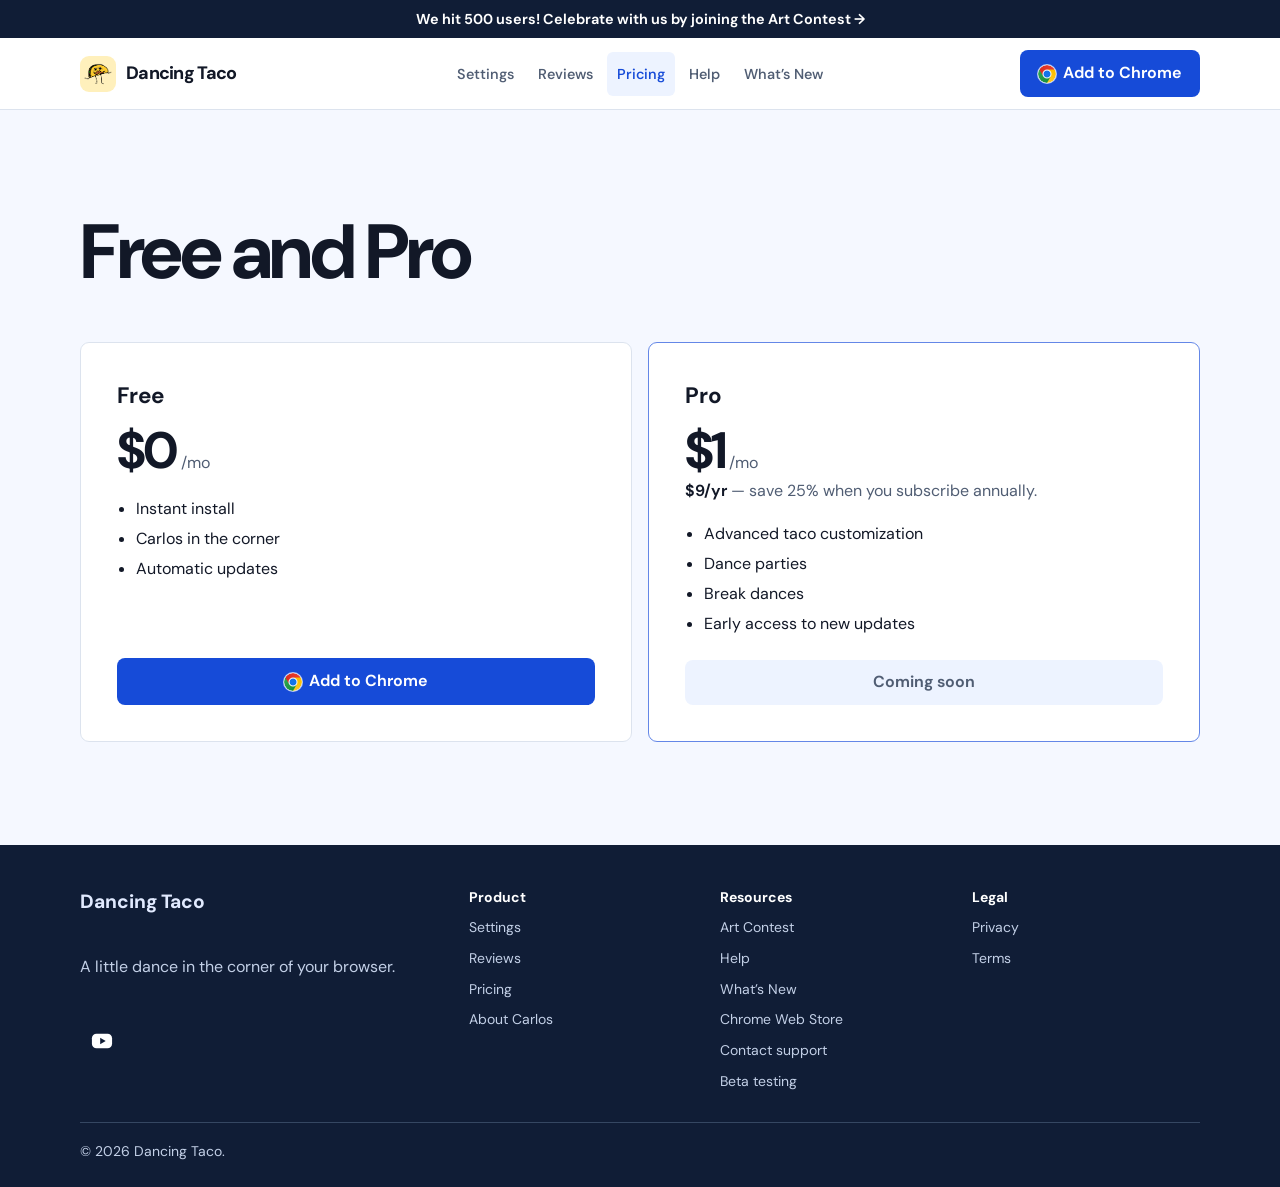
<file: pricing.html>
<!doctype html>
<html lang="en">
  <head>
    <meta charset="UTF-8" />
    <meta name="viewport" content="width=device-width, initial-scale=1" />

    <title>Pricing — Dancing Taco</title>
    <link rel="canonical" href="https://www.dancingta.co/pricing" />
    <meta
      name="description"
      content="Compare Dancing Taco Free and Pro. Pro is $1 monthly or $9 annually."
    />

    <meta property="og:title" content="Pricing — Dancing Taco" />
    <meta
      property="og:description"
      content="Compare Dancing Taco Free and Pro. Pro is $1 monthly or $9 annually."
    />
    <meta property="og:type" content="website" />
    <meta property="og:image" content="/assets/og.png" />
    <meta name="twitter:card" content="summary_large_image" />

    <link rel="icon" href="/assets/favicon.svg" type="image/svg+xml" />
    <link rel="stylesheet" href="/assets/styles.css" />
  </head>
  <body>
    <a class="skip-link" href="#main">Skip to content</a>

    <div class="site-announcement">
      <a href="/art-contest">
        We hit 500 users! Celebrate with us by joining the Art Contest <span aria-hidden="true">→</span>
      </a>
    </div>
    <header class="site-header">
      <div class="container header-inner">
        <a class="brand" href="/" aria-label="Dancing Taco home">
          <span class="brand-icon"><img src="/assets/logo.png" alt="" /></span>
          <span class="brand-name">Dancing Taco</span>
        </a>

        <nav class="nav" aria-label="Primary">
          <a href="/#settings">Settings</a>
          <a href="/#love">Reviews</a>
          <a aria-current="page" href="/pricing">Pricing</a>
          <a href="/help">Help</a>
          <a href="/whats-new">What’s New</a>
        </nav>

        <div class="header-cta">
          <a
            class="btn header-install"
            href="https://chromewebstore.google.com/detail/dancing-taco/dcijcgcohbanjekdkjcjdjgcjbpjflic?hl=en-US"
            target="_blank"
            rel="noreferrer"
          >
            <img class="chrome-icon" src="/assets/chrome-icon.png" width="18" height="18" alt="" />
            Add to Chrome
          </a>
        </div>
      </div>
    </header>

    <main id="main">
      <section class="section pricing-section">
        <div class="container">
          <div class="pricing-hero">
            <div class="pricing-copy reveal">
              <h1>Free and Pro</h1>
            </div>
          </div>

          <div class="pricing reveal stagger">
            <article class="price-card">
              <header>
                <h3>Free</h3>
                <p class="price">
                  <span class="amount">$0</span><span class="unit">/mo</span>
                </p>
              </header>
              <ul class="checklist">
                <li>Instant install</li>
                <li>Carlos in the corner</li>
                <li>Automatic updates</li>
              </ul>
              <a
                class="btn btn-primary btn-block"
                href="https://chromewebstore.google.com/detail/dancing-taco/dcijcgcohbanjekdkjcjdjgcjbpjflic?hl=en-US"
                target="_blank"
                rel="noreferrer"
              >
                <img class="chrome-icon" src="/assets/chrome-icon.png" width="18" height="18" alt="" />
                Add to Chrome
              </a>
            </article>

            <article class="price-card" aria-label="Pro plan">
              <header>
                <h3>Pro</h3>
                <p class="price">
                  <span class="amount">$1</span><span class="unit">/mo</span>
                </p>
                <p class="muted">
                  <span class="price-sub">$9/yr</span> — save 25% when you subscribe annually.
                </p>
              </header>
              <ul class="checklist">
                <li>Advanced taco customization</li>
                <li>Dance parties</li>
                <li>Break dances</li>
                <li>Early access to new updates</li>
              </ul>
              <p class="plan-status">Coming soon</p>
            </article>
          </div>

        </div>
      </section>
    </main>

    <footer class="site-footer">
      <div class="container">
        <div class="footer-grid">
          <div class="footer-brand">
            <a class="footer-title" href="/">Dancing Taco</a>
            <p class="muted">A little dance in the corner of your browser.</p>
            <a class="footer-social" href="https://www.youtube.com/@heyrivo" target="_blank" rel="noreferrer" aria-label="Hey Rivo on YouTube (opens in a new tab)">
              <svg viewBox="0 0 24 24" width="22" height="22" aria-hidden="true">
                <rect x="1" y="4" width="22" height="16" rx="5" fill="currentColor" />
                <path d="M10 8.5v7l6-3.5z" fill="var(--navy)" />
              </svg>
            </a>
          </div>
          <nav class="footer-links" aria-label="Product">
            <p class="footer-heading">Product</p>
            <a href="/#settings">Settings</a>
            <a href="/#love">Reviews</a>
            <a href="/pricing">Pricing</a>
            <a href="/about-carlos">About Carlos</a>
          </nav>
          <nav class="footer-links" aria-label="Resources">
            <p class="footer-heading">Resources</p>
            <a href="/art-contest">Art Contest</a>
            <a href="/help">Help</a>
            <a href="/whats-new">What’s New</a>
            <a href="https://chromewebstore.google.com/detail/dancing-taco/dcijcgcohbanjekdkjcjdjgcjbpjflic" target="_blank" rel="noreferrer">Chrome Web Store</a>
            <a href="mailto:contact@heyrivo.com">Contact support</a>
            <a href="https://tally.so/r/68reV5" target="_blank" rel="noreferrer">Beta testing</a>
          </nav>
          <nav class="footer-links" aria-label="Legal">
            <p class="footer-heading">Legal</p>
            <a href="/privacy">Privacy</a>
            <a href="/terms">Terms</a>
          </nav>
        </div>
        <p class="muted footer-note">© <span id="year"></span> Dancing Taco.</p>
      </div>
    </footer>

    <script src="/assets/app.js" defer></script>
  </body>
</html>
</file>
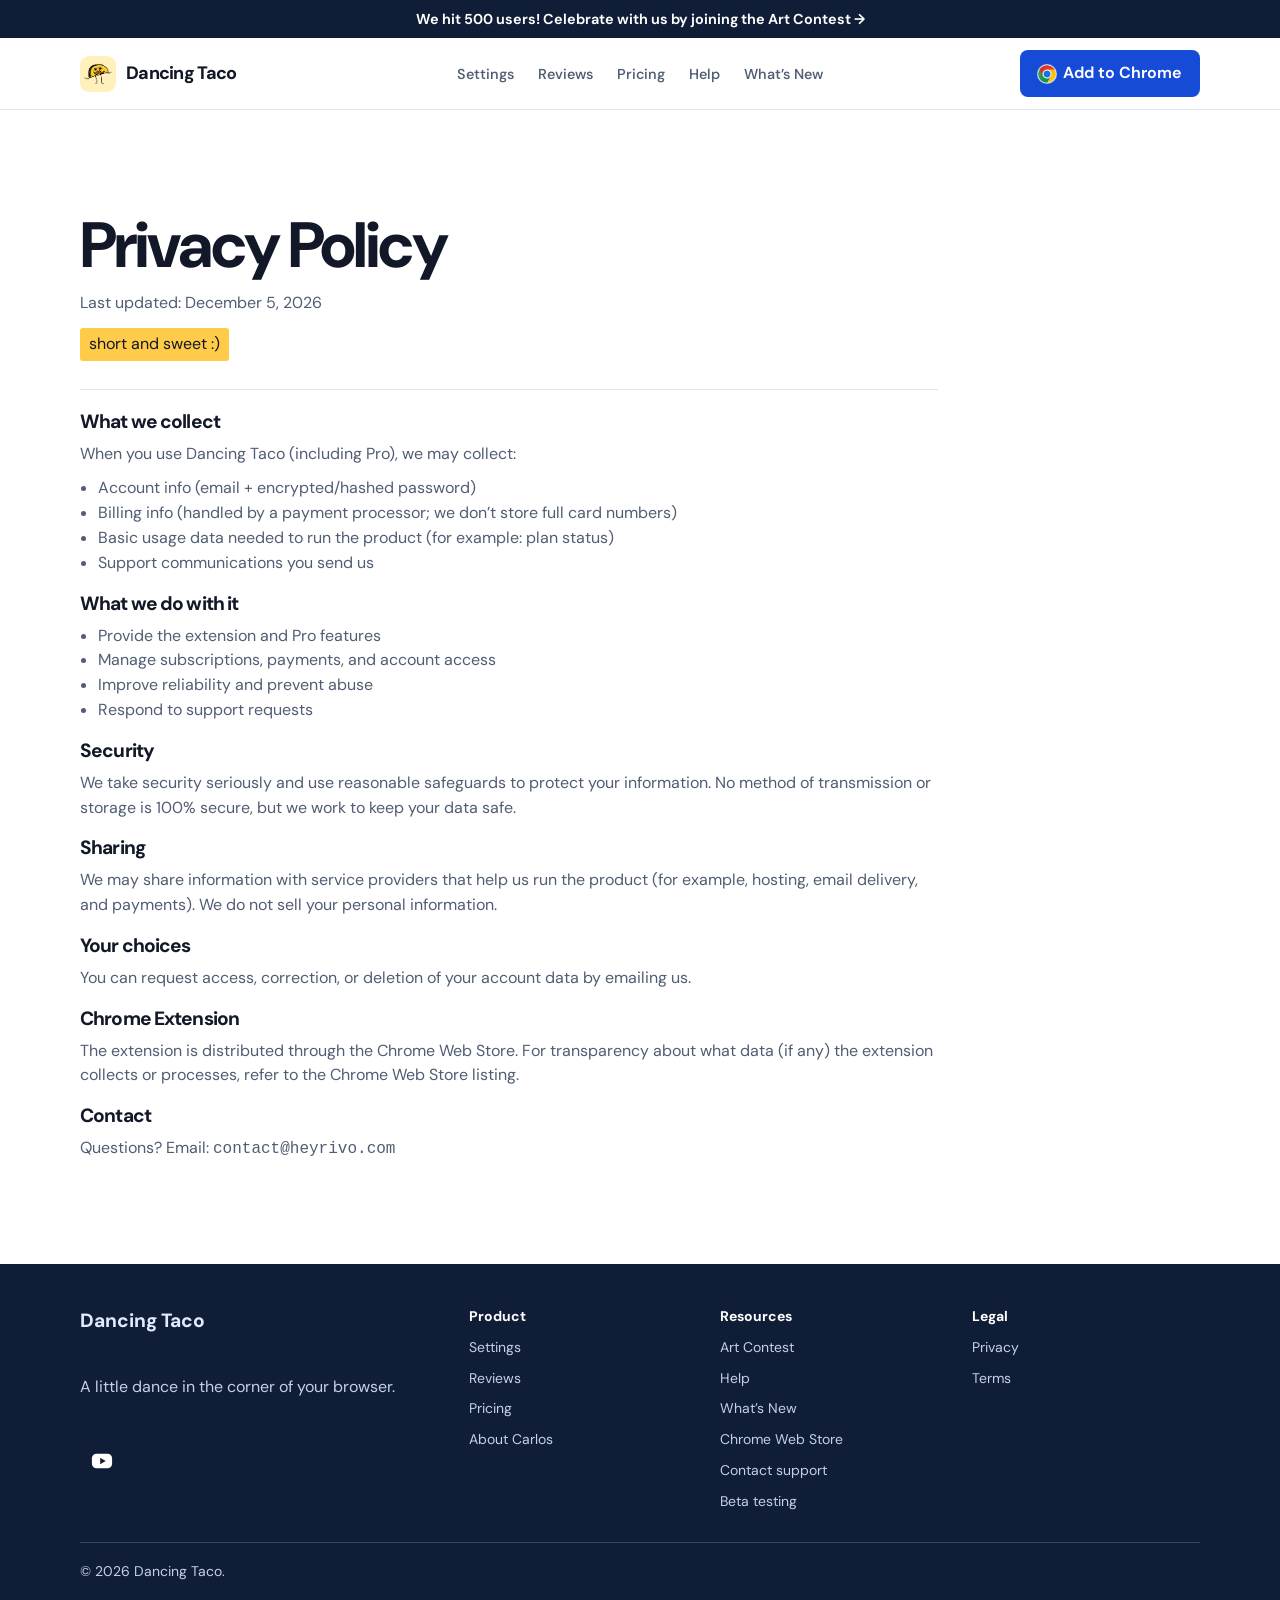
<file: privacy.html>
<!doctype html>
<html lang="en">
  <head>
    <meta charset="UTF-8" />
    <meta name="viewport" content="width=device-width, initial-scale=1" />
    <title>Privacy Policy — Dancing Taco</title>
    <link rel="canonical" href="https://www.dancingta.co/privacy" />
    <meta name="description" content="Privacy policy for the Dancing Taco Chrome extension and website." />
    <link rel="icon" href="/assets/favicon.svg" type="image/svg+xml" />
    <link rel="stylesheet" href="/assets/styles.css" />
  </head>
  <body>
    <div class="site-announcement">
      <a href="/art-contest">
        We hit 500 users! Celebrate with us by joining the Art Contest <span aria-hidden="true">→</span>
      </a>
    </div>
    <header class="site-header">
      <div class="container header-inner">
        <a class="brand" href="/" aria-label="Dancing Taco home">
          <span class="brand-icon"><img src="/assets/logo.png" alt="" /></span>
          <span class="brand-name">Dancing Taco</span>
        </a>
        <nav class="nav" aria-label="Primary">
          <a href="/#settings">Settings</a>
          <a href="/#love">Reviews</a>
          <a href="/pricing">Pricing</a>
          <a href="/help">Help</a>
          <a href="/whats-new">What’s New</a>
        </nav>
        <div class="header-cta">
          <a
            class="btn header-install"
            href="https://chromewebstore.google.com/detail/dancing-taco/dcijcgcohbanjekdkjcjdjgcjbpjflic?hl=en-US"
            target="_blank"
            rel="noreferrer"
          >
            <img class="chrome-icon" src="/assets/chrome-icon.png" width="18" height="18" alt="" />
            Add to Chrome
          </a>
        </div>
      </div>
    </header>

    <main class="section">
      <div class="container">
        <div class="section-head legal-head">
          <h1>Privacy Policy</h1>
          <p class="muted">Last updated: <span id="lastUpdated"></span></p>
          <p class="legal-note" aria-label="Note">short and sweet :)</p>
        </div>

        <div class="card" style="max-width: 78ch">
          <h2 style="margin: 0; font-size: 1.2rem">What we collect</h2>
          <p class="muted" style="margin-top: 10px">
            When you use Dancing Taco (including Pro), we may collect:
          </p>
          <ul class="muted" style="margin: 10px 0 0; padding-left: 18px">
            <li>Account info (email + encrypted/hashed password)</li>
            <li>Billing info (handled by a payment processor; we don’t store full card numbers)</li>
            <li>Basic usage data needed to run the product (for example: plan status)</li>
            <li>Support communications you send us</li>
          </ul>

          <h2 style="margin: 18px 0 0; font-size: 1.2rem">What we do with it</h2>
          <ul class="muted" style="margin: 10px 0 0; padding-left: 18px">
            <li>Provide the extension and Pro features</li>
            <li>Manage subscriptions, payments, and account access</li>
            <li>Improve reliability and prevent abuse</li>
            <li>Respond to support requests</li>
          </ul>

          <h2 style="margin: 18px 0 0; font-size: 1.2rem">Security</h2>
          <p class="muted" style="margin-top: 10px">
            We take security seriously and use reasonable safeguards to protect your information.
            No method of transmission or storage is 100% secure, but we work to keep your data safe.
          </p>

          <h2 style="margin: 18px 0 0; font-size: 1.2rem">Sharing</h2>
          <p class="muted" style="margin-top: 10px">
            We may share information with service providers that help us run the product (for example,
            hosting, email delivery, and payments). We do not sell your personal information.
          </p>

          <h2 style="margin: 18px 0 0; font-size: 1.2rem">Your choices</h2>
          <p class="muted" style="margin-top: 10px">
            You can request access, correction, or deletion of your account data by emailing us.
          </p>

          <h2 style="margin: 18px 0 0; font-size: 1.2rem">Chrome Extension</h2>
          <p class="muted" style="margin-top: 10px">
            The extension is distributed through the Chrome Web Store. For transparency about what
            data (if any) the extension collects or processes, refer to the Chrome Web Store listing.
          </p>

          <h2 style="margin: 18px 0 0; font-size: 1.2rem">Contact</h2>
          <p class="muted" style="margin-top: 10px">
            Questions? Email:
            <span style="font-family: var(--mono)">contact@heyrivo.com</span>
          </p>
        </div>
      </div>
    </main>

    <footer class="site-footer">
      <div class="container">
        <div class="footer-grid">
          <div class="footer-brand">
            <a class="footer-title" href="/">Dancing Taco</a>
            <p class="muted">A little dance in the corner of your browser.</p>
            <a class="footer-social" href="https://www.youtube.com/@heyrivo" target="_blank" rel="noreferrer" aria-label="Hey Rivo on YouTube (opens in a new tab)">
              <svg viewBox="0 0 24 24" width="22" height="22" aria-hidden="true">
                <rect x="1" y="4" width="22" height="16" rx="5" fill="currentColor" />
                <path d="M10 8.5v7l6-3.5z" fill="var(--navy)" />
              </svg>
            </a>
          </div>
          <nav class="footer-links" aria-label="Product">
            <p class="footer-heading">Product</p>
            <a href="/#settings">Settings</a>
            <a href="/#love">Reviews</a>
            <a href="/pricing">Pricing</a>
            <a href="/about-carlos">About Carlos</a>
          </nav>
          <nav class="footer-links" aria-label="Resources">
            <p class="footer-heading">Resources</p>
            <a href="/art-contest">Art Contest</a>
            <a href="/help">Help</a>
            <a href="/whats-new">What’s New</a>
            <a href="https://chromewebstore.google.com/detail/dancing-taco/dcijcgcohbanjekdkjcjdjgcjbpjflic" target="_blank" rel="noreferrer">Chrome Web Store</a>
            <a href="mailto:contact@heyrivo.com">Contact support</a>
            <a href="https://tally.so/r/68reV5" target="_blank" rel="noreferrer">Beta testing</a>
          </nav>
          <nav class="footer-links" aria-label="Legal">
            <p class="footer-heading">Legal</p>
            <a href="/privacy">Privacy</a>
            <a href="/terms">Terms</a>
          </nav>
        </div>
        <p class="muted footer-note">© <span id="year"></span> Dancing Taco.</p>
      </div>
    </footer>

    <script src="/assets/app.js" defer></script>
    <script>
      const d = new Date();
      const el = document.getElementById("lastUpdated");
      if (el) el.textContent = d.toLocaleDateString(undefined, { year: "numeric", month: "long", day: "numeric" });
    </script>
  </body>
</html>
</file>
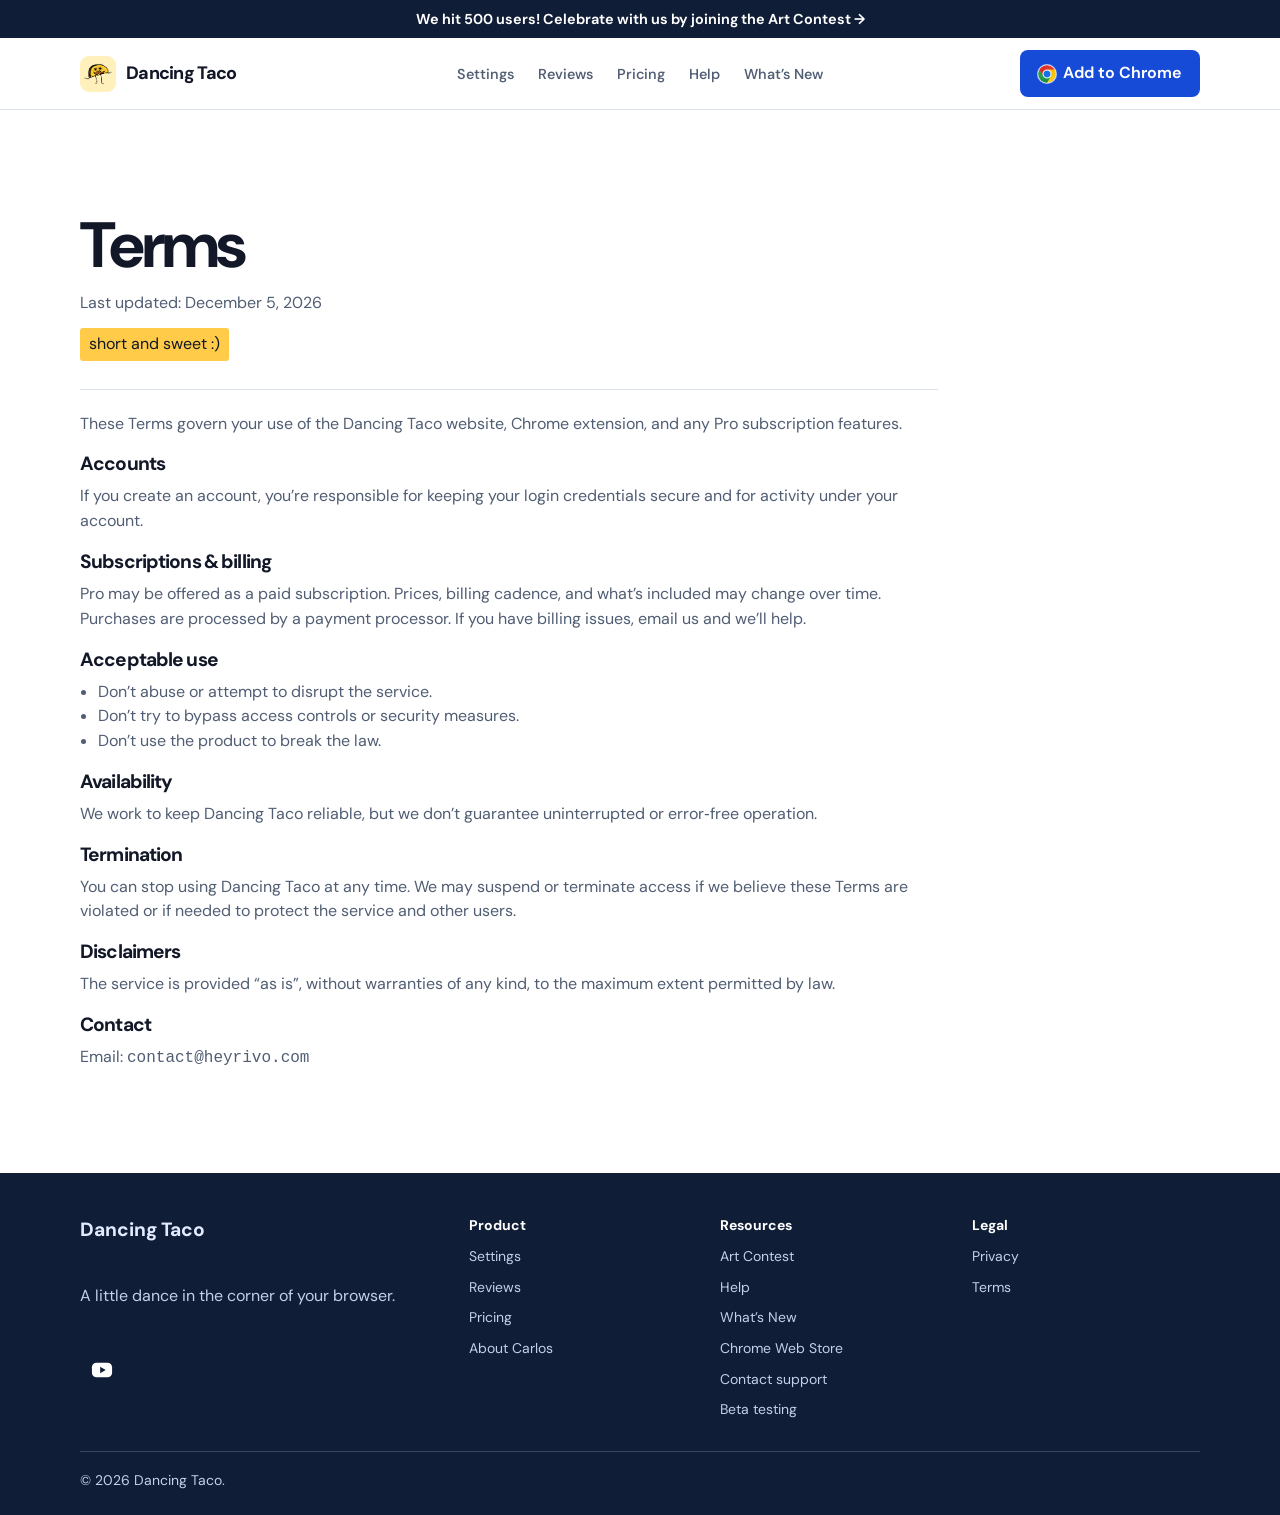
<file: terms.html>
<!doctype html>
<html lang="en">
  <head>
    <meta charset="UTF-8" />
    <meta name="viewport" content="width=device-width, initial-scale=1" />
    <title>Terms — Dancing Taco</title>
    <link rel="canonical" href="https://www.dancingta.co/terms" />
    <meta name="description" content="Terms of service for the Dancing Taco website." />
    <link rel="icon" href="/assets/favicon.svg" type="image/svg+xml" />
    <link rel="stylesheet" href="/assets/styles.css" />
  </head>
  <body>
    <div class="site-announcement">
      <a href="/art-contest">
        We hit 500 users! Celebrate with us by joining the Art Contest <span aria-hidden="true">→</span>
      </a>
    </div>
    <header class="site-header">
      <div class="container header-inner">
        <a class="brand" href="/" aria-label="Dancing Taco home">
          <span class="brand-icon"><img src="/assets/logo.png" alt="" /></span>
          <span class="brand-name">Dancing Taco</span>
        </a>
        <nav class="nav" aria-label="Primary">
          <a href="/#settings">Settings</a>
          <a href="/#love">Reviews</a>
          <a href="/pricing">Pricing</a>
          <a href="/help">Help</a>
          <a href="/whats-new">What’s New</a>
        </nav>
        <div class="header-cta">
          <a
            class="btn header-install"
            href="https://chromewebstore.google.com/detail/dancing-taco/dcijcgcohbanjekdkjcjdjgcjbpjflic?hl=en-US"
            target="_blank"
            rel="noreferrer"
          >
            <img class="chrome-icon" src="/assets/chrome-icon.png" width="18" height="18" alt="" />
            Add to Chrome
          </a>
        </div>
      </div>
    </header>

    <main class="section">
      <div class="container">
        <div class="section-head legal-head">
          <h1>Terms</h1>
          <p class="muted">Last updated: <span id="lastUpdated"></span></p>
          <p class="legal-note" aria-label="Note">short and sweet :)</p>
        </div>

        <div class="card" style="max-width: 78ch">
          <p class="muted" style="margin-top: 0">
            These Terms govern your use of the Dancing Taco website, Chrome extension, and any Pro
            subscription features.
          </p>

          <h2 style="margin: 18px 0 0; font-size: 1.2rem">Accounts</h2>
          <p class="muted" style="margin-top: 10px">
            If you create an account, you’re responsible for keeping your login credentials secure and
            for activity under your account.
          </p>

          <h2 style="margin: 18px 0 0; font-size: 1.2rem">Subscriptions &amp; billing</h2>
          <p class="muted" style="margin-top: 10px">
            Pro may be offered as a paid subscription. Prices, billing cadence, and what’s included may
            change over time. Purchases are processed by a payment processor. If you have billing issues,
            email us and we’ll help.
          </p>

          <h2 style="margin: 18px 0 0; font-size: 1.2rem">Acceptable use</h2>
          <ul class="muted" style="margin: 10px 0 0; padding-left: 18px">
            <li>Don’t abuse or attempt to disrupt the service.</li>
            <li>Don’t try to bypass access controls or security measures.</li>
            <li>Don’t use the product to break the law.</li>
          </ul>

          <h2 style="margin: 18px 0 0; font-size: 1.2rem">Availability</h2>
          <p class="muted" style="margin-top: 10px">
            We work to keep Dancing Taco reliable, but we don’t guarantee uninterrupted or error‑free
            operation.
          </p>

          <h2 style="margin: 18px 0 0; font-size: 1.2rem">Termination</h2>
          <p class="muted" style="margin-top: 10px">
            You can stop using Dancing Taco at any time. We may suspend or terminate access if we believe
            these Terms are violated or if needed to protect the service and other users.
          </p>

          <h2 style="margin: 18px 0 0; font-size: 1.2rem">Disclaimers</h2>
          <p class="muted" style="margin-top: 10px">
            The service is provided “as is”, without warranties of any kind, to the maximum extent
            permitted by law.
          </p>

          <h2 style="margin: 18px 0 0; font-size: 1.2rem">Contact</h2>
          <p class="muted" style="margin-top: 10px">
            Email: <span style="font-family: var(--mono)">contact@heyrivo.com</span>
          </p>
        </div>
      </div>
    </main>

    <footer class="site-footer">
      <div class="container">
        <div class="footer-grid">
          <div class="footer-brand">
            <a class="footer-title" href="/">Dancing Taco</a>
            <p class="muted">A little dance in the corner of your browser.</p>
            <a class="footer-social" href="https://www.youtube.com/@heyrivo" target="_blank" rel="noreferrer" aria-label="Hey Rivo on YouTube (opens in a new tab)">
              <svg viewBox="0 0 24 24" width="22" height="22" aria-hidden="true">
                <rect x="1" y="4" width="22" height="16" rx="5" fill="currentColor" />
                <path d="M10 8.5v7l6-3.5z" fill="var(--navy)" />
              </svg>
            </a>
          </div>
          <nav class="footer-links" aria-label="Product">
            <p class="footer-heading">Product</p>
            <a href="/#settings">Settings</a>
            <a href="/#love">Reviews</a>
            <a href="/pricing">Pricing</a>
            <a href="/about-carlos">About Carlos</a>
          </nav>
          <nav class="footer-links" aria-label="Resources">
            <p class="footer-heading">Resources</p>
            <a href="/art-contest">Art Contest</a>
            <a href="/help">Help</a>
            <a href="/whats-new">What’s New</a>
            <a href="https://chromewebstore.google.com/detail/dancing-taco/dcijcgcohbanjekdkjcjdjgcjbpjflic" target="_blank" rel="noreferrer">Chrome Web Store</a>
            <a href="mailto:contact@heyrivo.com">Contact support</a>
            <a href="https://tally.so/r/68reV5" target="_blank" rel="noreferrer">Beta testing</a>
          </nav>
          <nav class="footer-links" aria-label="Legal">
            <p class="footer-heading">Legal</p>
            <a href="/privacy">Privacy</a>
            <a href="/terms">Terms</a>
          </nav>
        </div>
        <p class="muted footer-note">© <span id="year"></span> Dancing Taco.</p>
      </div>
    </footer>

    <script src="/assets/app.js" defer></script>
    <script>
      const d = new Date();
      const el = document.getElementById("lastUpdated");
      if (el) el.textContent = d.toLocaleDateString(undefined, { year: "numeric", month: "long", day: "numeric" });
    </script>
  </body>
</html>
</file>
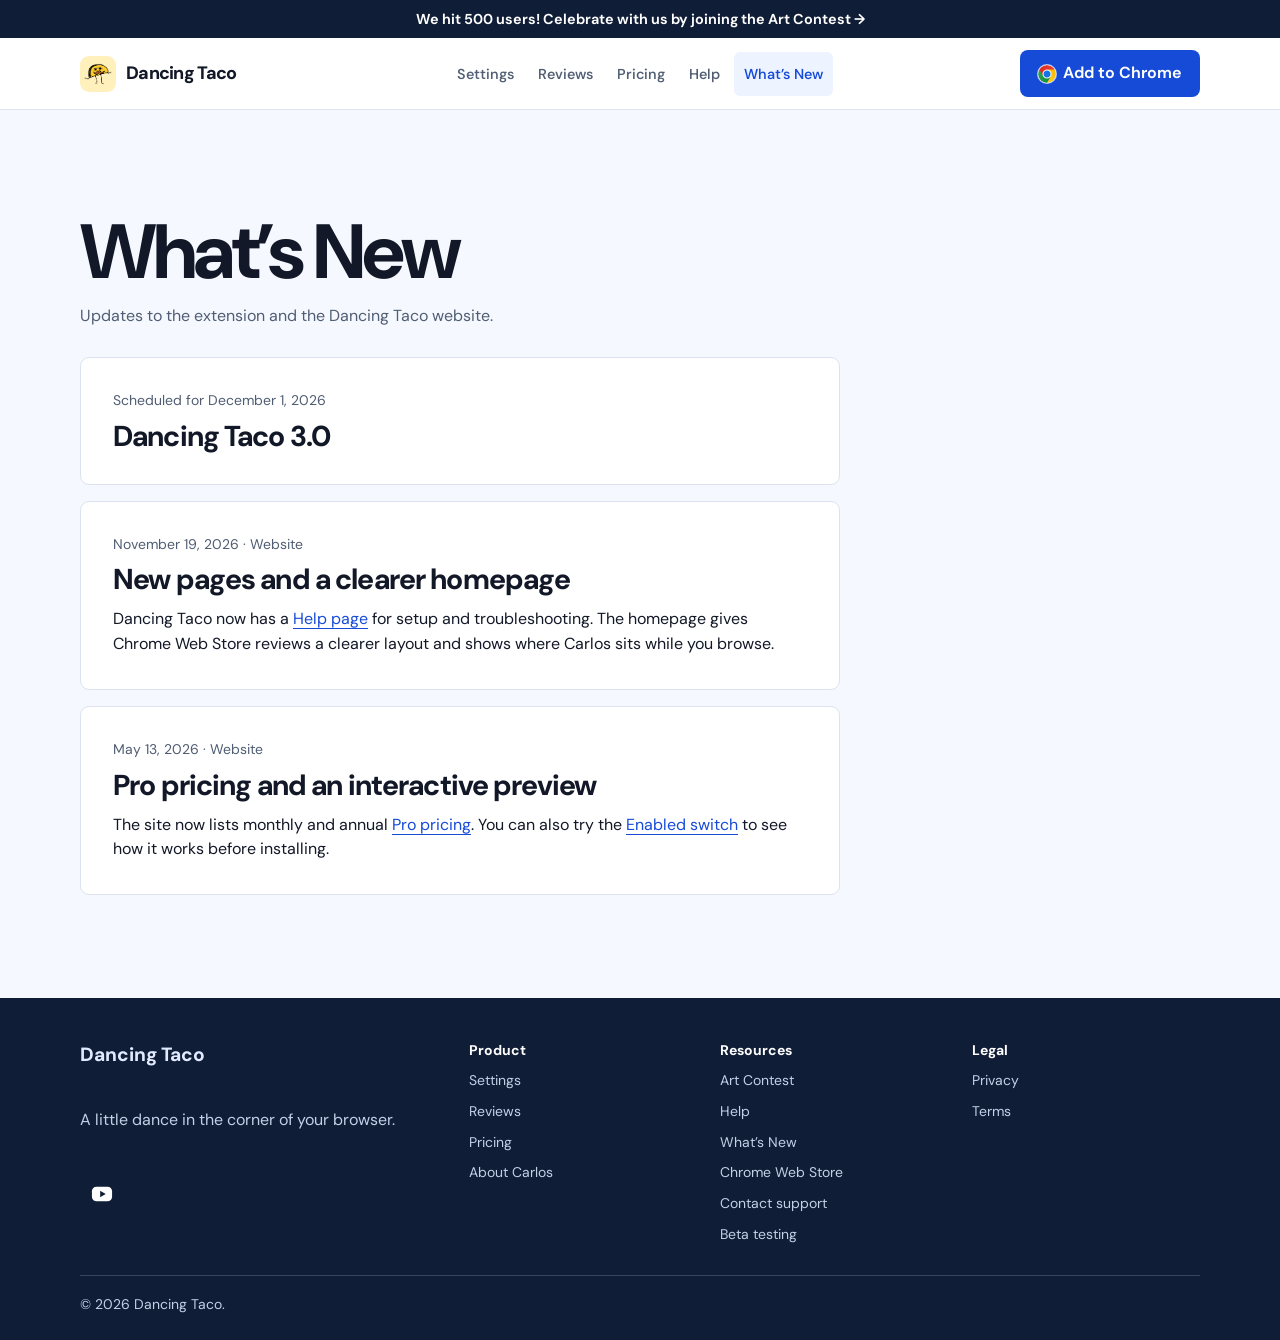
<file: whats-new.html>
<!doctype html>
<html lang="en">
  <head>
    <meta charset="UTF-8" />
    <meta name="viewport" content="width=device-width, initial-scale=1" />
    <title>What’s New — Dancing Taco</title>
    <link rel="canonical" href="https://www.dancingta.co/whats-new" />
    <meta name="description" content="Updates to the extension and the Dancing Taco website." />
    <link rel="icon" href="/assets/favicon.svg" type="image/svg+xml" />
    <link rel="stylesheet" href="/assets/styles.css" />
  </head>
  <body>
    <a class="skip-link" href="#main">Skip to content</a>

    <div class="site-announcement">
      <a href="/art-contest">
        We hit 500 users! Celebrate with us by joining the Art Contest <span aria-hidden="true">→</span>
      </a>
    </div>
    <header class="site-header">
      <div class="container header-inner">
        <a class="brand" href="/" aria-label="Dancing Taco home">
          <span class="brand-icon"><img src="/assets/logo.png" alt="" /></span>
          <span class="brand-name">Dancing Taco</span>
        </a>

        <nav class="nav" aria-label="Primary">
          <a href="/#settings">Settings</a>
          <a href="/#love">Reviews</a>
          <a href="/pricing">Pricing</a>
          <a href="/help">Help</a>
          <a href="/whats-new" aria-current="page">What’s New</a>
        </nav>

        <div class="header-cta">
          <a
            class="btn header-install"
            href="https://chromewebstore.google.com/detail/dancing-taco/dcijcgcohbanjekdkjcjdjgcjbpjflic?hl=en-US"
            target="_blank"
            rel="noreferrer"
          >
            <img class="chrome-icon" src="/assets/chrome-icon.png" width="18" height="18" alt="" />
            Add to Chrome
          </a>
        </div>
      </div>
    </header>

    <main id="main" class="section content-page">
      <div class="container">
        <div class="section-head">
          <h1>What’s New</h1>
          <p class="muted">Updates to the extension and the Dancing Taco website.</p>
        </div>
          <div class="content-stack">
            <article class="content-panel">
              <p class="update-date">Scheduled for <time datetime="2026-12-01">December 1, 2026</time></p>
              <h2>Dancing Taco 3.0</h2>
            </article>
            <article class="content-panel">
              <p class="update-date"><time datetime="2026-11-19">November 19, 2026</time> · Website</p>
              <h2>New pages and a clearer homepage</h2>
              <p>Dancing Taco now has a <a href="/help">Help page</a> for setup and troubleshooting. The homepage gives Chrome Web Store reviews a clearer layout and shows where Carlos sits while you browse.</p>
            </article>
            <article class="content-panel">
              <p class="update-date"><time datetime="2026-05-13">May 13, 2026</time> · Website</p>
              <h2>Pro pricing and an interactive preview</h2>
              <p>The site now lists monthly and annual <a href="/pricing">Pro pricing</a>. You can also try the <a href="/#settings">Enabled switch</a> to see how it works before installing.</p>
            </article>
          </div>
      </div>
    </main>

    <footer class="site-footer">
      <div class="container">
        <div class="footer-grid">
          <div class="footer-brand">
            <a class="footer-title" href="/">Dancing Taco</a>
            <p class="muted">A little dance in the corner of your browser.</p>
            <a class="footer-social" href="https://www.youtube.com/@heyrivo" target="_blank" rel="noreferrer" aria-label="Hey Rivo on YouTube (opens in a new tab)">
              <svg viewBox="0 0 24 24" width="22" height="22" aria-hidden="true">
                <rect x="1" y="4" width="22" height="16" rx="5" fill="currentColor" />
                <path d="M10 8.5v7l6-3.5z" fill="var(--navy)" />
              </svg>
            </a>
          </div>
          <nav class="footer-links" aria-label="Product">
            <p class="footer-heading">Product</p>
            <a href="/#settings">Settings</a>
            <a href="/#love">Reviews</a>
            <a href="/pricing">Pricing</a>
            <a href="/about-carlos">About Carlos</a>
          </nav>
          <nav class="footer-links" aria-label="Resources">
            <p class="footer-heading">Resources</p>
            <a href="/art-contest">Art Contest</a>
            <a href="/help">Help</a>
            <a href="/whats-new" aria-current="page">What’s New</a>
            <a href="https://chromewebstore.google.com/detail/dancing-taco/dcijcgcohbanjekdkjcjdjgcjbpjflic" target="_blank" rel="noreferrer">Chrome Web Store</a>
            <a href="mailto:contact@heyrivo.com">Contact support</a>
            <a href="https://tally.so/r/68reV5" target="_blank" rel="noreferrer">Beta testing</a>
          </nav>
          <nav class="footer-links" aria-label="Legal">
            <p class="footer-heading">Legal</p>
            <a href="/privacy">Privacy</a>
            <a href="/terms">Terms</a>
          </nav>
        </div>
        <p class="muted footer-note">© <span id="year"></span> Dancing Taco.</p>
      </div>
    </footer>

    <script src="/assets/app.js" defer></script>
  </body>
</html>
</file>
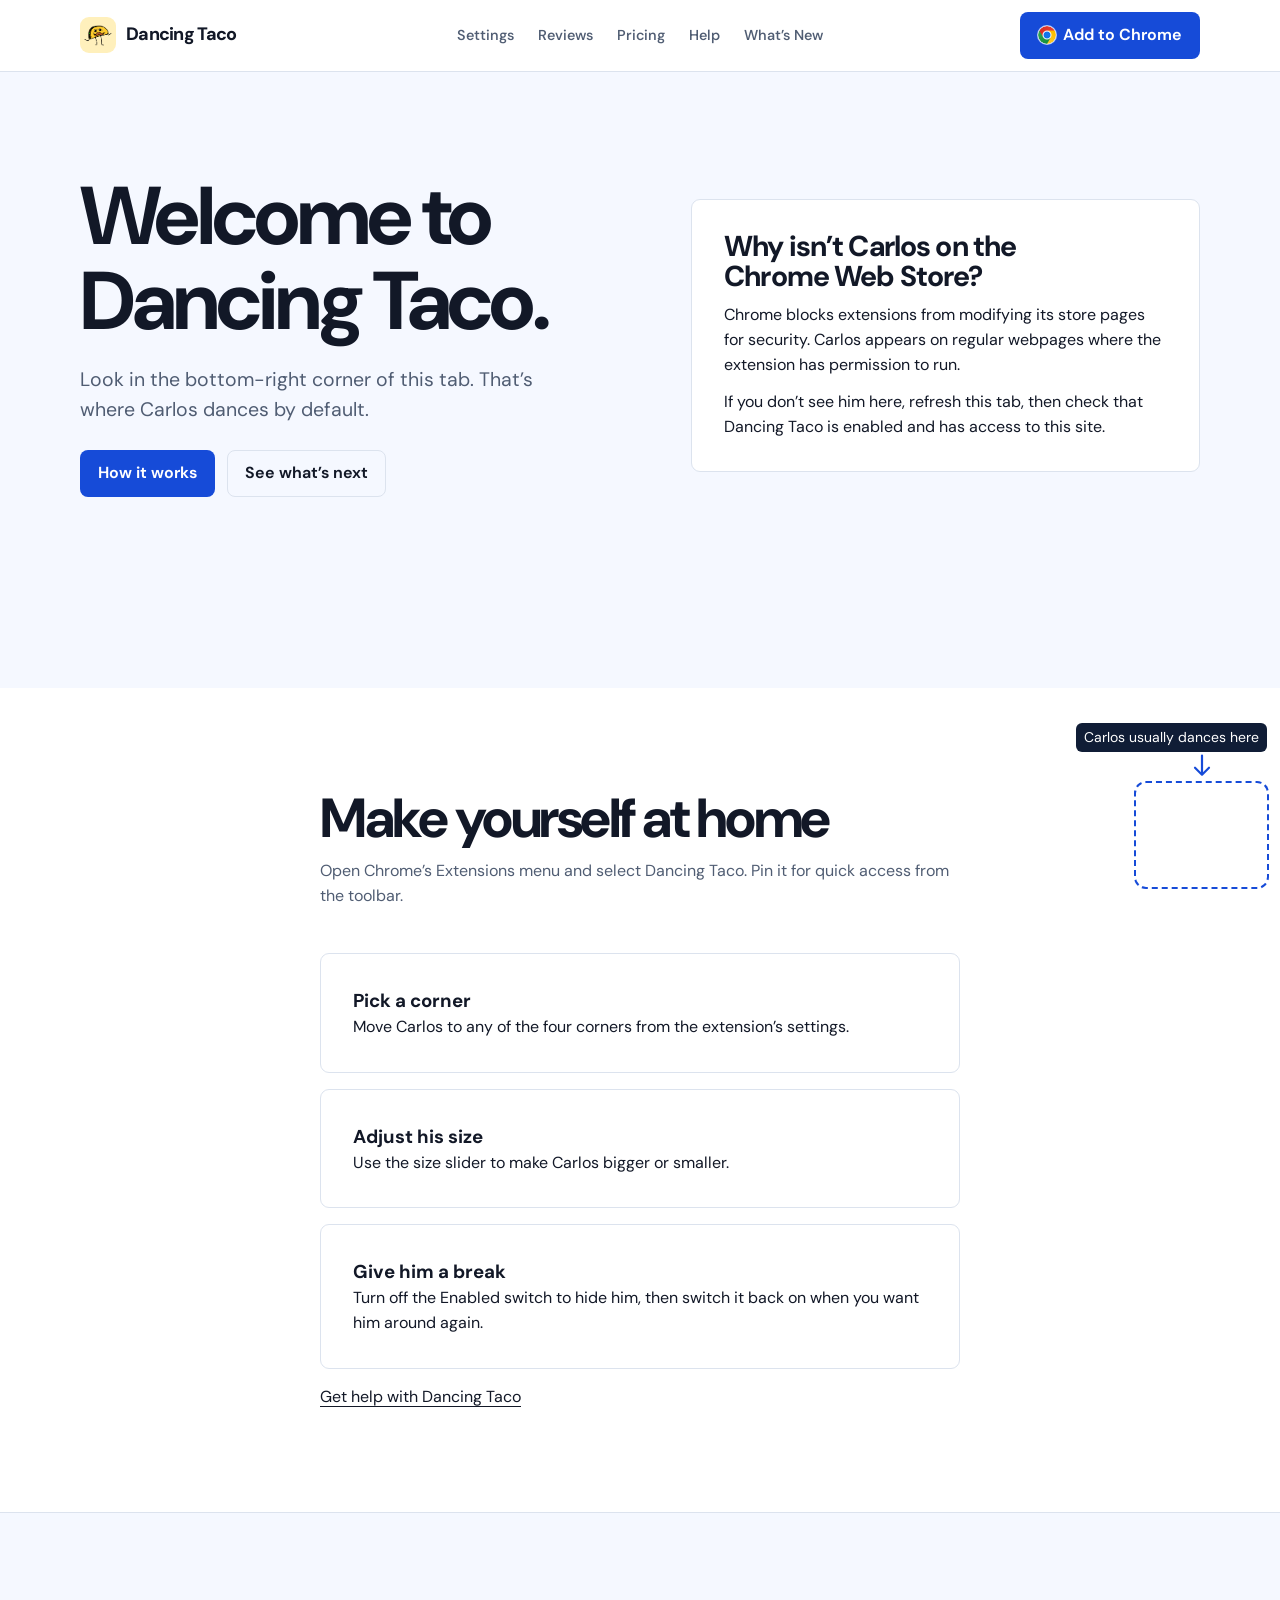
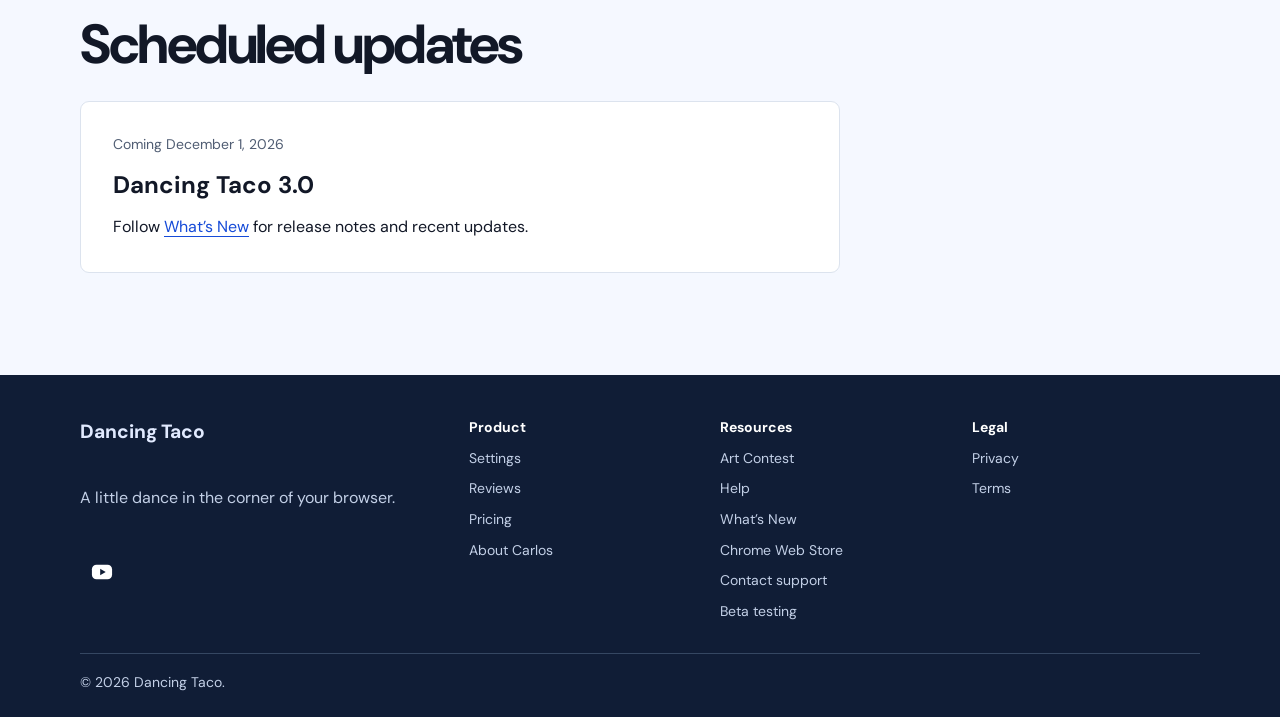
<file: welcome/ref.html>
<!doctype html>
<html lang="en">
  <head>
    <meta charset="UTF-8" />
    <meta name="viewport" content="width=device-width, initial-scale=1" />
    <title>Welcome to Dancing Taco</title>
    <meta name="description" content="Find Carlos, learn how to use Dancing Taco, and see what’s coming in version 3.0." />
    <link rel="canonical" href="https://www.dancingta.co/welcome/ref" />
    <link rel="icon" href="/assets/favicon.svg" type="image/svg+xml" />
    <link rel="stylesheet" href="/assets/styles.css" />
  </head>
  <body class="welcome-page">
    <a class="skip-link" href="#main">Skip to content</a>

    <header class="site-header">
      <div class="container header-inner">
        <a class="brand" href="/" aria-label="Dancing Taco home">
          <span class="brand-icon"><img src="/assets/logo.png" alt="" /></span>
          <span class="brand-name">Dancing Taco</span>
        </a>

        <nav class="nav" aria-label="Primary">
          <a href="/#settings">Settings</a>
          <a href="/#love">Reviews</a>
          <a href="/pricing">Pricing</a>
          <a href="/help">Help</a>
          <a href="/whats-new">What’s New</a>
        </nav>

        <div class="header-cta">
          <a
            class="btn header-install"
            href="https://chromewebstore.google.com/detail/dancing-taco/dcijcgcohbanjekdkjcjdjgcjbpjflic?hl=en-US"
            target="_blank"
            rel="noreferrer"
          >
            <img class="chrome-icon" src="/assets/chrome-icon.png" width="18" height="18" alt="" />
            Add to Chrome
          </a>
        </div>
      </div>
    </header>

    <main id="main">
      <section class="hero welcome-hero" aria-labelledby="welcome-title">
        <div class="container hero-grid">
          <div>
            <h1 id="welcome-title">Welcome to Dancing Taco.</h1>
            <p class="lead">Look in the bottom-right corner of this tab. That’s where Carlos dances by default.</p>
            <div class="hero-actions">
              <a class="btn btn-primary" href="#how-it-works">How it works</a>
              <a class="btn btn-ghost" href="#scheduled-updates">See what’s next</a>
            </div>
          </div>
          <aside class="content-panel welcome-tip" aria-labelledby="store-tip">
            <h2 id="store-tip">Why isn’t Carlos on the Chrome Web Store?</h2>
            <p>Chrome blocks extensions from modifying its store pages for security. Carlos appears on regular webpages where the extension has permission to run.</p>
            <p>If you don’t see him here, refresh this tab, then check that Dancing Taco is enabled and has access to this site.</p>
          </aside>
        </div>
      </section>

      <section class="section" id="how-it-works" aria-labelledby="features-title">
        <div class="container content-stack">
          <div class="section-head">
            <h2 id="features-title">Make yourself at home</h2>
            <p class="muted">Open Chrome’s Extensions menu and select Dancing Taco. Pin it for quick access from the toolbar.</p>
          </div>
          <div class="content-panel">
            <h3>Pick a corner</h3>
            <p>Move Carlos to any of the four corners from the extension’s settings.</p>
          </div>
          <div class="content-panel">
            <h3>Adjust his size</h3>
            <p>Use the size slider to make Carlos bigger or smaller.</p>
          </div>
          <div class="content-panel">
            <h3>Give him a break</h3>
            <p>Turn off the Enabled switch to hide him, then switch it back on when you want him around again.</p>
          </div>
          <p><a href="/help">Get help with Dancing Taco</a></p>
        </div>
      </section>

      <section class="section pricing-section" id="scheduled-updates" aria-labelledby="scheduled-title">
        <div class="container">
          <div class="section-head">
            <h2 id="scheduled-title">Scheduled updates</h2>
          </div>
          <article class="content-panel welcome-release">
            <p class="update-date">Coming <time datetime="2026-12-01">December 1, 2026</time></p>
            <h3>Dancing Taco 3.0</h3>
            <p>Follow <a href="/whats-new">What’s New</a> for release notes and recent updates.</p>
          </article>
        </div>
      </section>
    </main>

    <div class="welcome-pointer" aria-hidden="true">
      <div class="welcome-pointer-label">
        <span>Carlos usually dances here</span>
        <svg viewBox="0 0 32 32" width="28" height="28" fill="none" stroke="currentColor" stroke-width="2.5" stroke-linecap="round" stroke-linejoin="round">
          <path d="M16 4v22m-8-8 8 8 8-8" />
        </svg>
      </div>
    </div>

    <footer class="site-footer">
      <div class="container">
        <div class="footer-grid">
          <div class="footer-brand">
            <a class="footer-title" href="/">Dancing Taco</a>
            <p class="muted">A little dance in the corner of your browser.</p>
            <a class="footer-social" href="https://www.youtube.com/@heyrivo" target="_blank" rel="noreferrer" aria-label="Hey Rivo on YouTube (opens in a new tab)">
              <svg viewBox="0 0 24 24" width="22" height="22" aria-hidden="true">
                <rect x="1" y="4" width="22" height="16" rx="5" fill="currentColor" />
                <path d="M10 8.5v7l6-3.5z" fill="var(--navy)" />
              </svg>
            </a>
          </div>
          <nav class="footer-links" aria-label="Product">
            <p class="footer-heading">Product</p>
            <a href="/#settings">Settings</a>
            <a href="/#love">Reviews</a>
            <a href="/pricing">Pricing</a>
            <a href="/about-carlos">About Carlos</a>
          </nav>
          <nav class="footer-links" aria-label="Resources">
            <p class="footer-heading">Resources</p>
            <a href="/art-contest">Art Contest</a>
            <a href="/help">Help</a>
            <a href="/whats-new">What’s New</a>
            <a href="https://chromewebstore.google.com/detail/dancing-taco/dcijcgcohbanjekdkjcjdjgcjbpjflic" target="_blank" rel="noreferrer">Chrome Web Store</a>
            <a href="mailto:contact@heyrivo.com">Contact support</a>
            <a href="https://tally.so/r/68reV5" target="_blank" rel="noreferrer">Beta testing</a>
          </nav>
          <nav class="footer-links" aria-label="Legal">
            <p class="footer-heading">Legal</p>
            <a href="/privacy">Privacy</a>
            <a href="/terms">Terms</a>
          </nav>
        </div>
        <p class="muted footer-note">© <span id="year"></span> Dancing Taco.</p>
      </div>
    </footer>

    <script src="/assets/app.js" defer></script>
  </body>
</html>
</file>
<file: assets/styles.css>
@import url("https://fonts.googleapis.com/css2?family=DM+Sans:wght@400..800&display=swap");

:root {
  --paper: #ffffff;
  --ink: #121827;
  --muted: #505d73;
  --line: #dce3ee;
  --blue: #164bd8;
  --blue-hover: #103bb1;
  --tint: #edf3ff;
  --navy: #101d36;
  --yellow: #ffcb48;
  --mono: ui-monospace, monospace;
  --gutter: clamp(20px, 5vw, 60px);
  font-family: "DM Sans", system-ui, sans-serif;
  color: var(--ink);
  background: var(--paper);
  line-height: 1.55;
}

* { box-sizing: border-box; }
body { margin: 0; min-height: 100vh; display: flex; flex-direction: column; }
main { flex: 1; }
img { display: block; max-width: 100%; }
a { color: inherit; text-underline-offset: .22em; }
a:hover { text-decoration-thickness: 2px; }
button { font: inherit; }
:focus-visible { outline: 3px solid #537fff; outline-offset: 4px; }
.container { width: min(100%, 1240px); margin-inline: auto; padding-inline: var(--gutter); }
.muted { color: var(--muted); }
.skip-link { position: absolute; top: 8px; left: 8px; z-index: 3; background: white; padding: 10px; }
.skip-link:not(:focus) { clip-path: inset(50%); }
.site-announcement {
  position: sticky;
  top: 0;
  z-index: 2;
  pointer-events: none;
}
.site-announcement a {
  display: block;
  padding: 8px var(--gutter);
  background: var(--navy);
  color: white;
  text-align: center;
  text-decoration: none;
  font-size: .9rem;
  font-weight: 650;
  pointer-events: auto;
}
.site-announcement a:hover { text-decoration: underline; }
.site-announcement a:focus-visible { outline-offset: -4px; }
.site-announcement.is-dismissed:not(:focus-within) a {
  transform: translateY(-100%);
  visibility: hidden;
  pointer-events: none;
  transition-delay: 0s, .24s;
}
.site-header {
  background: var(--paper);
  color: var(--ink);
  border-bottom: 1px solid var(--line);
}
.header-inner, .header-cta, .nav, .brand {
  display: flex;
  align-items: center;
  gap: clamp(10px, 2vw, 26px);
}
.header-inner {
  display: grid;
  grid-template-columns: minmax(0, 1fr) auto minmax(0, 1fr);
  padding-block: 12px;
}
.brand { width: fit-content; gap: 10px; text-decoration: none; }
.brand-name { font-size: 1.125rem; font-weight: 780; letter-spacing: -.04em; }
.brand-icon {
  position: relative;
  display: grid;
  place-items: center;
  width: 36px;
  height: 36px;
  flex: none;
  border-radius: 9px;
  background: #fff0bc;
}
.brand-icon img { position: absolute; width: 140%; max-width: none; }
.header-cta { justify-self: end; }
.nav { gap: 4px; }
.nav a {
  display: flex;
  align-items: center;
  min-height: 44px;
  padding-inline: 10px;
  border-radius: 6px;
  color: var(--muted);
  font-size: .9rem;
  font-weight: 550;
  text-decoration: none;
  white-space: nowrap;
}
.nav a:hover { background: #f4f6fa; color: var(--ink); }
.nav [aria-current] { background: var(--tint); color: var(--blue); }
.btn {
  display: inline-flex;
  align-items: center;
  justify-content: center;
  min-height: 44px;
  padding: 10px 17px;
  border: 1px solid transparent;
  border-radius: 8px;
  font-weight: 650;
  text-decoration: none;
  text-align: center;
}
.btn-primary { background: var(--blue); color: white; }
.btn-primary:hover { background: var(--blue-hover); }
.header-install { background: var(--blue); color: white; white-space: nowrap; }
.header-install:hover { background: var(--blue-hover); }
.btn-ghost { border-color: var(--line); }
.btn-ghost:hover { background: var(--tint); border-color: #a4b8eb; }
.chrome-icon {
  flex: none;
  margin-inline-end: 7px;
  border-radius: 50%;
  background: white;
  box-shadow: 0 0 0 1px #ffffffb3;
}
.btn-block { width: 100%; }

.hero, .section, .cta { padding-block: clamp(54px, 8vw, 105px); }
.hero-grid, .settings-grid { display: grid; gap: clamp(24px, 6vw, 88px); align-items: center; }
h1, h2, h3, p { margin: 0; }
h1, h2 { font-weight: 740; line-height: 1.04; letter-spacing: -.045em; text-wrap: balance; }
h1 { font-size: clamp(2.75rem, 6.4vw, 6rem); }
h2 { font-size: clamp(2rem, 4.3vw, 3.5rem); }
.lead, .settings-copy p { max-width: 39ch; color: var(--muted); font-size: clamp(1.05rem, 2vw, 1.22rem); margin-top: 20px; }
.hero-actions, .settings-actions, .cta-actions { display: flex; gap: 12px; flex-wrap: wrap; align-items: center; margin-top: 25px; }
.hero-store-info { display: grid; gap: 10px; margin-top: 18px; }
.hero-users { color: var(--muted); font-size: .9rem; }
.hero-users strong { color: var(--ink); }
.hero-store-badges { display: flex; flex-wrap: wrap; gap: 8px 18px; }
.store-badge {
  display: inline-flex;
  align-items: center;
  gap: 6px;
  min-height: 28px;
  font-size: .875rem;
  font-weight: 700;
  text-decoration: none;
}
.store-badge:hover { text-decoration: underline; }
.store-badge-featured { color: #06734f; }
.store-badge-verified { color: var(--blue); }
.store-badge svg {
  width: 20px;
  height: 20px;
  flex: none;
  fill: none;
  stroke: currentColor;
  stroke-width: 1.7;
  stroke-linecap: round;
  stroke-linejoin: round;
}
.hero { background: #f5f8ff; overflow: clip; }
.hero-art {
  margin: 0;
  min-width: 0;
  border: 1px solid var(--line);
  border-radius: 12px;
  overflow: hidden;
}
.hero-art img {
  width: 100%;
  height: auto;
}

.section + .section, .cta { border-top: 1px solid var(--line); }
.section-head { margin-bottom: 28px; display: grid; gap: 12px; }
#settings { background: var(--navy); color: white; }
#settings .settings-copy p { color: #c3d0e7; }
#settings .settings-actions .btn { background: white; color: var(--navy); }
#settings .settings-actions .btn:hover { background: #d8e5ff; }
#settings.settings-off { background: #252044; }
#settings.settings-off .settings-copy p { color: #dedcf4; }
#settings.settings-off .settings-actions .btn { background: #ddd6ff; color: #232340; }
.settings-panel {
  background: var(--paper);
  color: var(--ink);
  border: 1px solid var(--line);
  border-radius: 9px;
  padding: clamp(17px, 4vw, 32px);
  --control: var(--blue);
  --control-text: white;
  --chip: #edf2fa;
}
.settings-off .settings-panel { background: #302f50; color: white; border-color: #666283; --control: #d8cbff; --control-text: #232340; --chip: #414061; }
.settings-panel-title { font-size: 1.2rem; font-weight: 700; }
.settings-block { margin-top: 14px; border-top: 1px solid var(--line); padding-top: 14px; }
.settings-off .settings-block { border-color: #666283; }
.settings-row { display: flex; justify-content: space-between; align-items: center; gap: 14px; }
.toggle { width: 52px; height: 30px; border: 0; border-radius: 30px; background: #777395; position: relative; cursor: pointer; }
.toggle.is-on { background: var(--control); }
.toggle-knob { position: absolute; width: 22px; height: 22px; left: 4px; top: 4px; border-radius: 50%; background: white; transition: transform .18s ease; }
.toggle.is-on .toggle-knob { transform: translateX(22px); }
.chip-grid { display: grid; grid-template-columns: repeat(2, minmax(0, 1fr)); gap: 8px; margin-top: 8px; }
.chip { background: var(--chip); padding: 7px; border-radius: 4px; text-align: center; font-size: .875rem; }
.chip.is-active { background: var(--control); color: var(--control-text); }
.slider { position: relative; height: 22px; margin-top: 7px; }
.slider-track, .slider-fill { position: absolute; top: 9px; height: 4px; border-radius: 5px; }
.slider-track { inset-inline: 0; background: var(--line); }
.slider-fill { width: 62%; background: var(--control); }
.slider-thumb { position: absolute; left: 62%; transform: translateX(-50%); top: 3px; background: var(--control); width: 16px; height: 16px; border-radius: 50%; }

#love { border-top: 1px solid var(--line); }
.reviews-head { display: grid; gap: 12px; justify-items: start; }
.reviews-store { color: var(--blue); font-size: .95rem; }
.reviews-stars { display: flex; gap: 6px; color: var(--blue); }
.review-star { width: 25px; height: 25px; fill: currentColor; stroke: currentColor; stroke-width: 1.4; stroke-linejoin: round; }
.review-star:last-child { fill: url(#partial-review-star); }
.reviews-rating { color: var(--muted); font-size: .95rem; }
.reviews-rating strong { color: var(--ink); }
.reviews-list { display: grid; gap: 16px; margin-top: 28px; }
.review-invite {
  display: flex;
  align-items: center;
  flex-wrap: wrap;
  gap: 12px 20px;
  margin-top: 24px;
  color: var(--muted);
}
.review-invite .btn { color: var(--ink); }
.review {
  display: flex;
  flex-direction: column;
  gap: 20px;
  min-width: 0;
  margin: 0;
  padding: clamp(18px, 2.5vw, 26px);
  border: 1px solid var(--line);
  border-radius: 9px;
  background: #f5f8ff;
  overflow-wrap: anywhere;
}
.review blockquote { margin: 0; font-size: clamp(1.05rem, 1.7vw, 1.18rem); line-height: 1.55; }
.review figcaption {
  display: grid;
  gap: 2px;
  margin-top: auto;
  padding-top: 12px;
  border-top: 1px solid var(--line);
  font-size: .875rem;
}
.review time { color: var(--muted); }

.pricing-section { background: #f5f8ff; }
.pricing-hero { margin-bottom: clamp(26px, 5vw, 50px); }
.pricing-copy h1 { font-size: clamp(2.8rem, 6vw, 5rem); }
.pricing { display: grid; gap: 16px; }
.price-card { position: relative; background: var(--paper); padding: clamp(20px, 4vw, 36px); border: 1px solid var(--line); border-radius: 9px; display: flex; flex-direction: column; align-items: flex-start; }
.price-card[aria-label="Pro plan"] { border-color: #6487e7; }
.price-card h3 { font-size: 1.4rem; }
.price-card .btn { margin-top: auto; }
.price { margin-top: 9px; }
.amount { font-size: 3.2rem; font-weight: 720; line-height: 1.1; letter-spacing: -.055em; }
.unit { margin-left: 5px; color: var(--muted); }
.price-sub { color: var(--ink); font-weight: 650; }
.plan-status {
  width: 100%;
  margin-top: auto;
  padding: 10px 17px;
  border-radius: 8px;
  background: var(--tint);
  color: var(--muted);
  font-weight: 650;
  text-align: center;
}
.checklist { padding-left: 1.2em; margin-block: 18px 24px; }
.checklist li + li { margin-top: 5px; }
.cta-inner {
  display: flex;
  align-items: center;
  justify-content: space-between;
  flex-wrap: wrap;
  gap: 24px;
  padding: clamp(24px, 5vw, 56px);
  border: 1px solid #c6d7fc;
  border-radius: 16px;
  background: var(--tint);
}
.cta-copy { margin-top: 12px; color: var(--muted); }
.cta-actions { margin-top: 0; }
.merch-grid { display: grid; gap: 24px; align-items: center; }
.merch-shop { margin-top: 20px; }

.site-footer { background: var(--navy); color: white; padding-block: 42px 24px; }
.site-footer .muted { color: #c3d0e7; }
.site-footer a { text-decoration: none; }
.footer-grid { display: grid; grid-template-columns: repeat(3, minmax(0, 1fr)); gap: 26px 16px; }
.footer-brand { grid-column: 1 / -1; display: grid; justify-items: start; gap: 10px; }
.footer-links { display: grid; align-content: start; justify-items: start; gap: 9px; }
.footer-links a { color: #c3d0e7; font-size: .875rem; overflow-wrap: anywhere; }
.footer-links a:hover, .footer-title:hover { color: #fff; }
.footer-title { color: #e1eaff; font-size: 1.2rem; font-weight: 750; }
.footer-heading { font-size: .875rem; font-weight: 700; }
.footer-social {
  display: grid;
  place-items: center;
  width: 44px;
  height: 44px;
}
.footer-social:is(:hover, :focus-visible) { color: #ff4d4d; }
.footer-note { margin-top: 30px; padding-top: 18px; border-top: 1px solid #354762; font-size: .875rem; }
.legal-head h1 { font-size: clamp(2.6rem, 5vw, 4.5rem); }
.legal-note { justify-self: start; background: var(--yellow); padding: 4px 9px; border-radius: 3px; transition: transform .18s ease; }
.legal-note:hover { transform: rotate(4deg); }
.card { padding-top: 22px; border-top: 1px solid var(--line); }
.content-page { background: #f5f8ff; }
.content-page h1 { font-size: clamp(2.6rem, 6vw, 4.8rem); }
.content-stack { display: grid; gap: 16px; max-width: 760px; }
.content-panel {
  padding: clamp(20px, 4vw, 32px);
  border: 1px solid var(--line);
  border-radius: 9px;
  background: var(--paper);
}
.content-panel h2 { font-size: clamp(1.35rem, 3vw, 1.8rem); letter-spacing: -.03em; }
.content-panel h2 + p { margin-top: 12px; }
.content-panel a { color: var(--blue); }
.content-panel ol { margin-bottom: 0; padding-left: 1.3em; }
.content-panel li + li { margin-top: 8px; }
.update-date { margin-bottom: 10px; color: var(--muted); font-size: .875rem; }
.about-layout { display: grid; align-items: start; gap: 24px; }
.welcome-page {
  --pointer-inset: clamp(6px, 1.2vmin, 14px);
  --pointer-width: clamp(84px, 15vmin, 144px);
  --pointer-height: clamp(68px, 12vmin, 112px);
  --pointer-arrow-size: clamp(18px, 3.5vmin, 28px);
}
.welcome-hero { padding-bottom: calc(var(--pointer-height) + var(--pointer-inset) + var(--pointer-arrow-size) + 44px); }
.welcome-hero .hero-grid > * { min-width: 0; }
.welcome-tip p + p, .welcome-release h3 + p { margin-top: 12px; }
.welcome-release { max-width: 760px; }
.welcome-release h3 { font-size: 1.5rem; }
.welcome-pointer {
  position: fixed;
  right: max(var(--pointer-inset), env(safe-area-inset-right));
  bottom: max(var(--pointer-inset), env(safe-area-inset-bottom));
  z-index: 2;
  width: var(--pointer-width);
  height: var(--pointer-height);
  border: 2px dashed var(--blue);
  border-radius: 12px;
  color: var(--blue);
  pointer-events: none;
}
.welcome-pointer[hidden] { display: none; }
.welcome-pointer-label {
  position: absolute;
  right: 0;
  bottom: calc(100% + 3px);
  display: grid;
  justify-items: end;
  width: max-content;
  max-width: calc(100vw - 2 * var(--pointer-inset) - 8px);
}
.welcome-pointer-label span {
  padding: 4px 8px;
  border-radius: 6px;
  background: var(--navy);
  color: white;
  font-size: .875rem;
}
.welcome-pointer-label svg {
  width: var(--pointer-arrow-size);
  height: var(--pointer-arrow-size);
  margin-right: calc((var(--pointer-width) - var(--pointer-arrow-size)) / 2 - 2px);
}
.contest-intro { display: flex; flex-wrap: wrap; align-items: center; justify-content: space-between; gap: 24px; }
.contest-prize-image { width: min(100%, 440px); height: auto; border: 1px solid var(--line); border-radius: 12px; }
.contest-dates, .contest-gallery { display: grid; gap: 16px; }
.contest-dates { margin-block: 28px 16px; }
.contest-dates dt, .contest-gallery figcaption { color: var(--muted); }
.contest-dates dd { margin: 4px 0 0; font-size: 1.35rem; font-weight: 750; }
.contest-prizes, .contest-judging { margin-bottom: 16px; }
.contest-prizes ul, .contest-judging ul, .contest-rules ul { padding-inline-start: 1.25em; }
.contest-prizes ul, .contest-judging ul { margin-bottom: 0; }
.contest-rules p + p { margin-top: 8px; }
.contest-example { max-width: 760px; margin: 20px 0; }
.contest-example img { width: 100%; height: auto; border-radius: 6px; }
.contest-example figcaption { margin-top: 10px; color: var(--muted); }
.contest-gallery figure { min-width: 0; margin: 0; }
.contest-gallery img { height: auto; margin-inline: auto; border-radius: 6px; }
.contest-gallery figcaption { margin-top: 12px; }
.origin-player {
  display: block;
  width: 100%;
  height: auto;
  aspect-ratio: 16 / 9;
  margin-block: 16px 12px;
  border: 0;
  border-radius: 6px;
  background: var(--navy);
}

@media (min-width: 740px) {
  .contest-dates, .contest-gallery { grid-template-columns: repeat(2, minmax(0, 1fr)); }
  .contest-gallery-wide { grid-column: 1 / -1; }
  .merch-grid { grid-template-columns: minmax(0, 1.2fr) minmax(0, 1fr); gap: 48px; }
  .about-layout { grid-template-columns: minmax(0, 1.4fr) minmax(0, 1fr); }
  .footer-grid { grid-template-columns: minmax(0, 1.6fr) repeat(3, minmax(0, 1fr)); gap: 24px; }
  .footer-brand { grid-column: auto; }
  .hero-grid { grid-template-columns: 1.05fr 1fr; }
  .settings-grid { grid-template-columns: 1fr 1fr; }
  .reviews-list { grid-template-columns: repeat(3, minmax(0, 1fr)); }
  .pricing { grid-template-columns: repeat(2, minmax(0, 1fr)); }
}

@media (max-width: 360px) {
  .footer-grid { grid-template-columns: repeat(2, minmax(0, 1fr)); }
}

@media (max-width: 900px) {
  .header-inner { grid-template-columns: minmax(0, 1fr) auto; row-gap: 8px; }
  .nav {
    grid-column: 1 / -1;
    grid-row: 2;
    flex-wrap: wrap;
    justify-content: center;
    border-top: 1px solid var(--line);
    padding-top: 4px;
  }
}

@media (max-width: 400px) {
  .brand { gap: 6px; }
  .brand-name { font-size: 1rem; }
  .brand-icon { width: 32px; height: 32px; }
  .header-install, .nav a { padding-inline: 7px; font-size: .875rem; }
}

@media (prefers-reduced-motion: reduce) {
  .toggle-knob, .legal-note { transition: none; }
  .legal-note:hover { transform: none; }
}

@media (prefers-reduced-motion: no-preference) {
  .site-announcement a { transition: transform .24s ease, visibility 0s; }
  .footer-social svg { transition: transform .18s ease, color .18s ease; }
  .footer-social:is(:hover, :focus-visible) svg { transform: translateY(-2px) scale(1.08); }
  html { scroll-behavior: smooth; }
  .btn { transition: background-color .18s ease, border-color .18s ease; }
  .nav a { transition: background-color .18s ease, color .18s ease; }
  .brand-icon img { transition: transform .2s ease; }
  .brand:hover img { transform: rotate(-8deg); }
  #settings, .settings-panel, .chip, .slider-fill, .slider-thumb {
    transition: background-color .25s ease, color .25s ease, border-color .25s ease;
  }
  .reveal.is-visible { animation: settle-in .48s cubic-bezier(.2, .7, .25, 1) both; }
  @keyframes settle-in {
    from { opacity: .25; transform: translateY(12px); }
    to { opacity: 1; transform: translateY(0); }
  }
}
</file>
